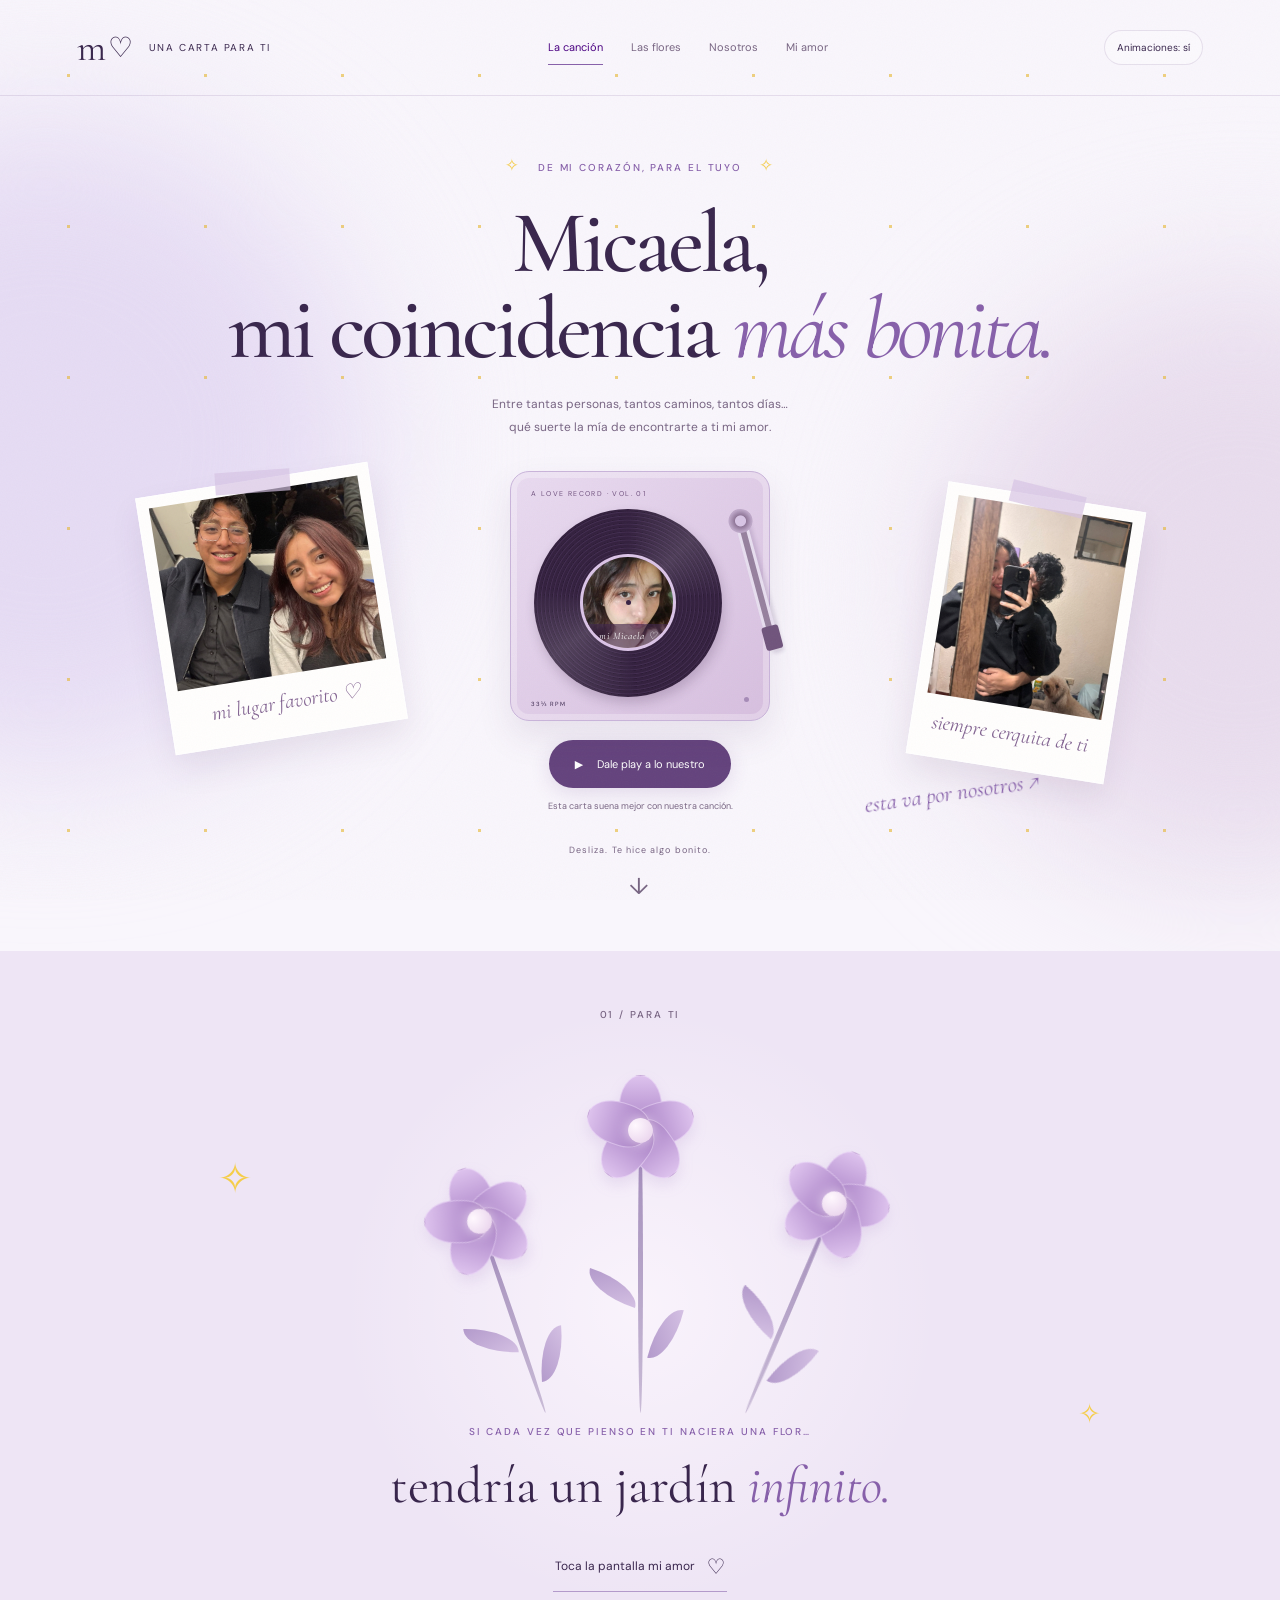
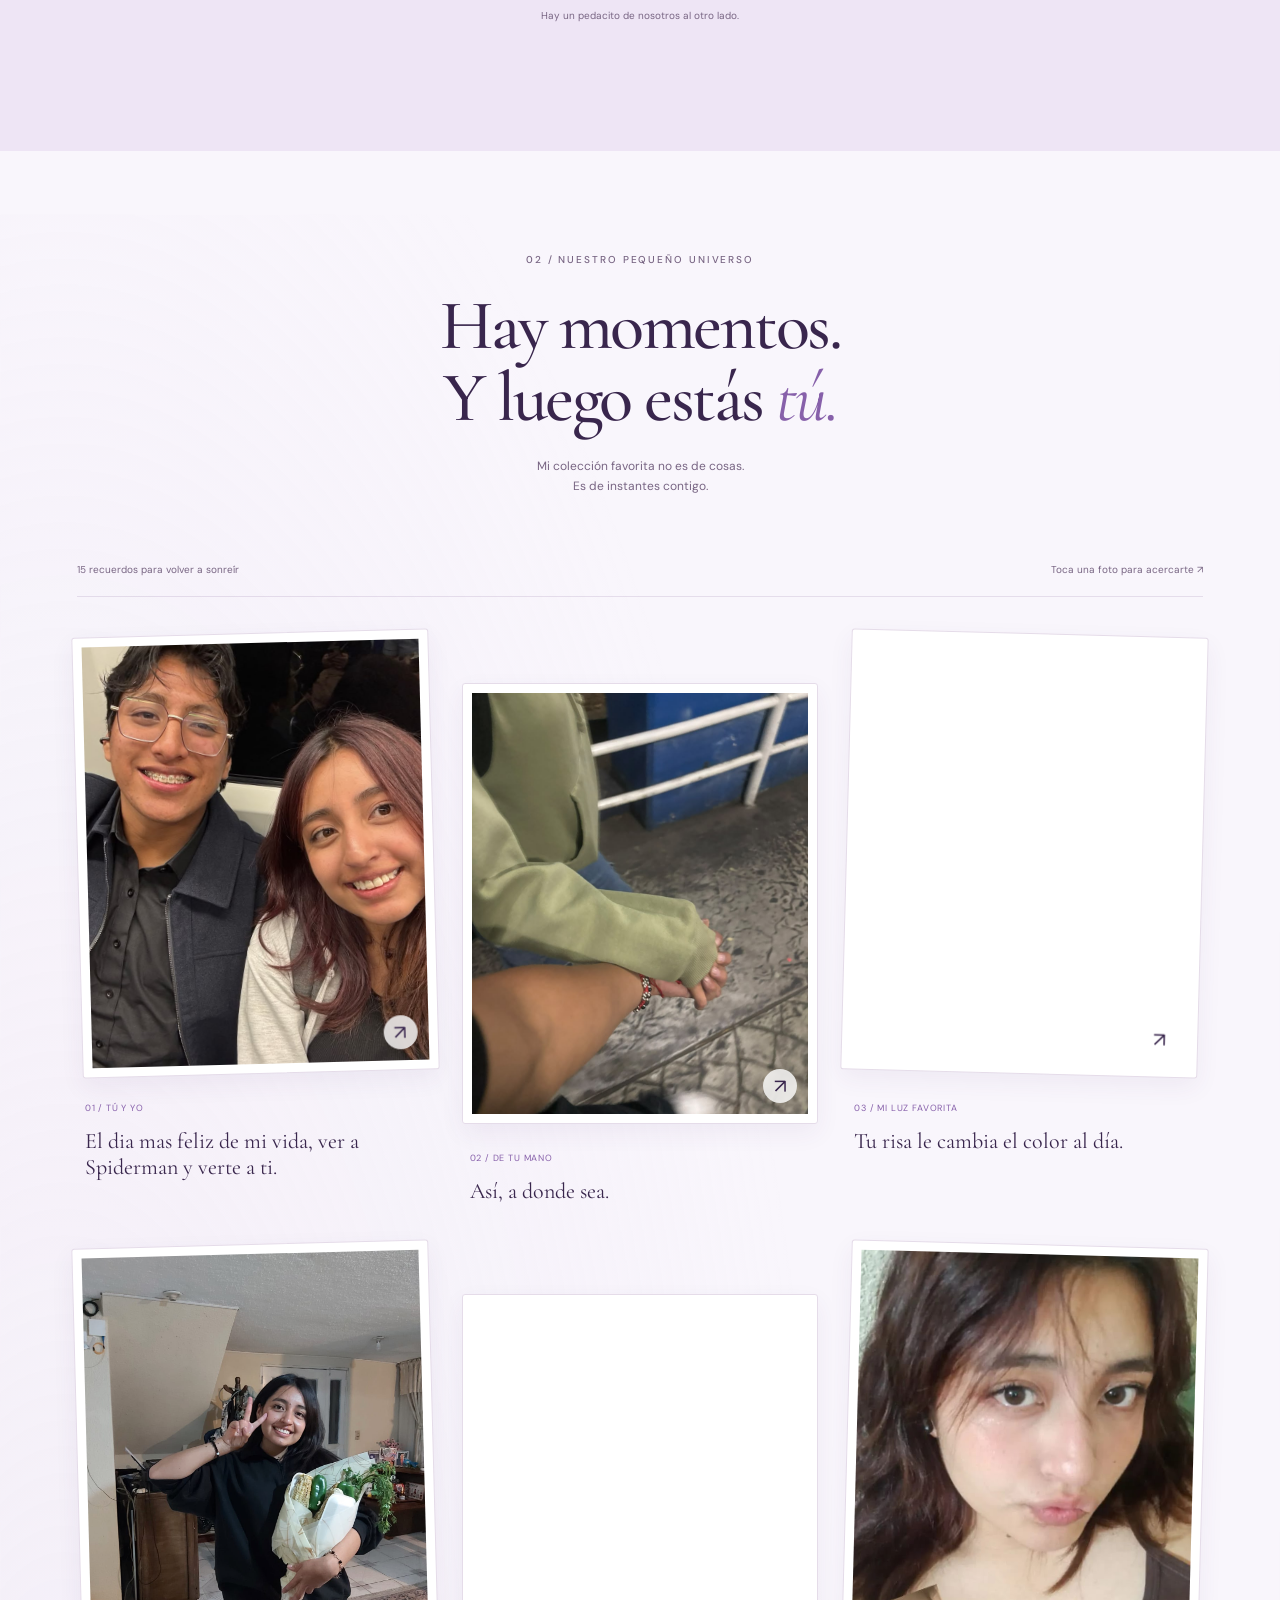
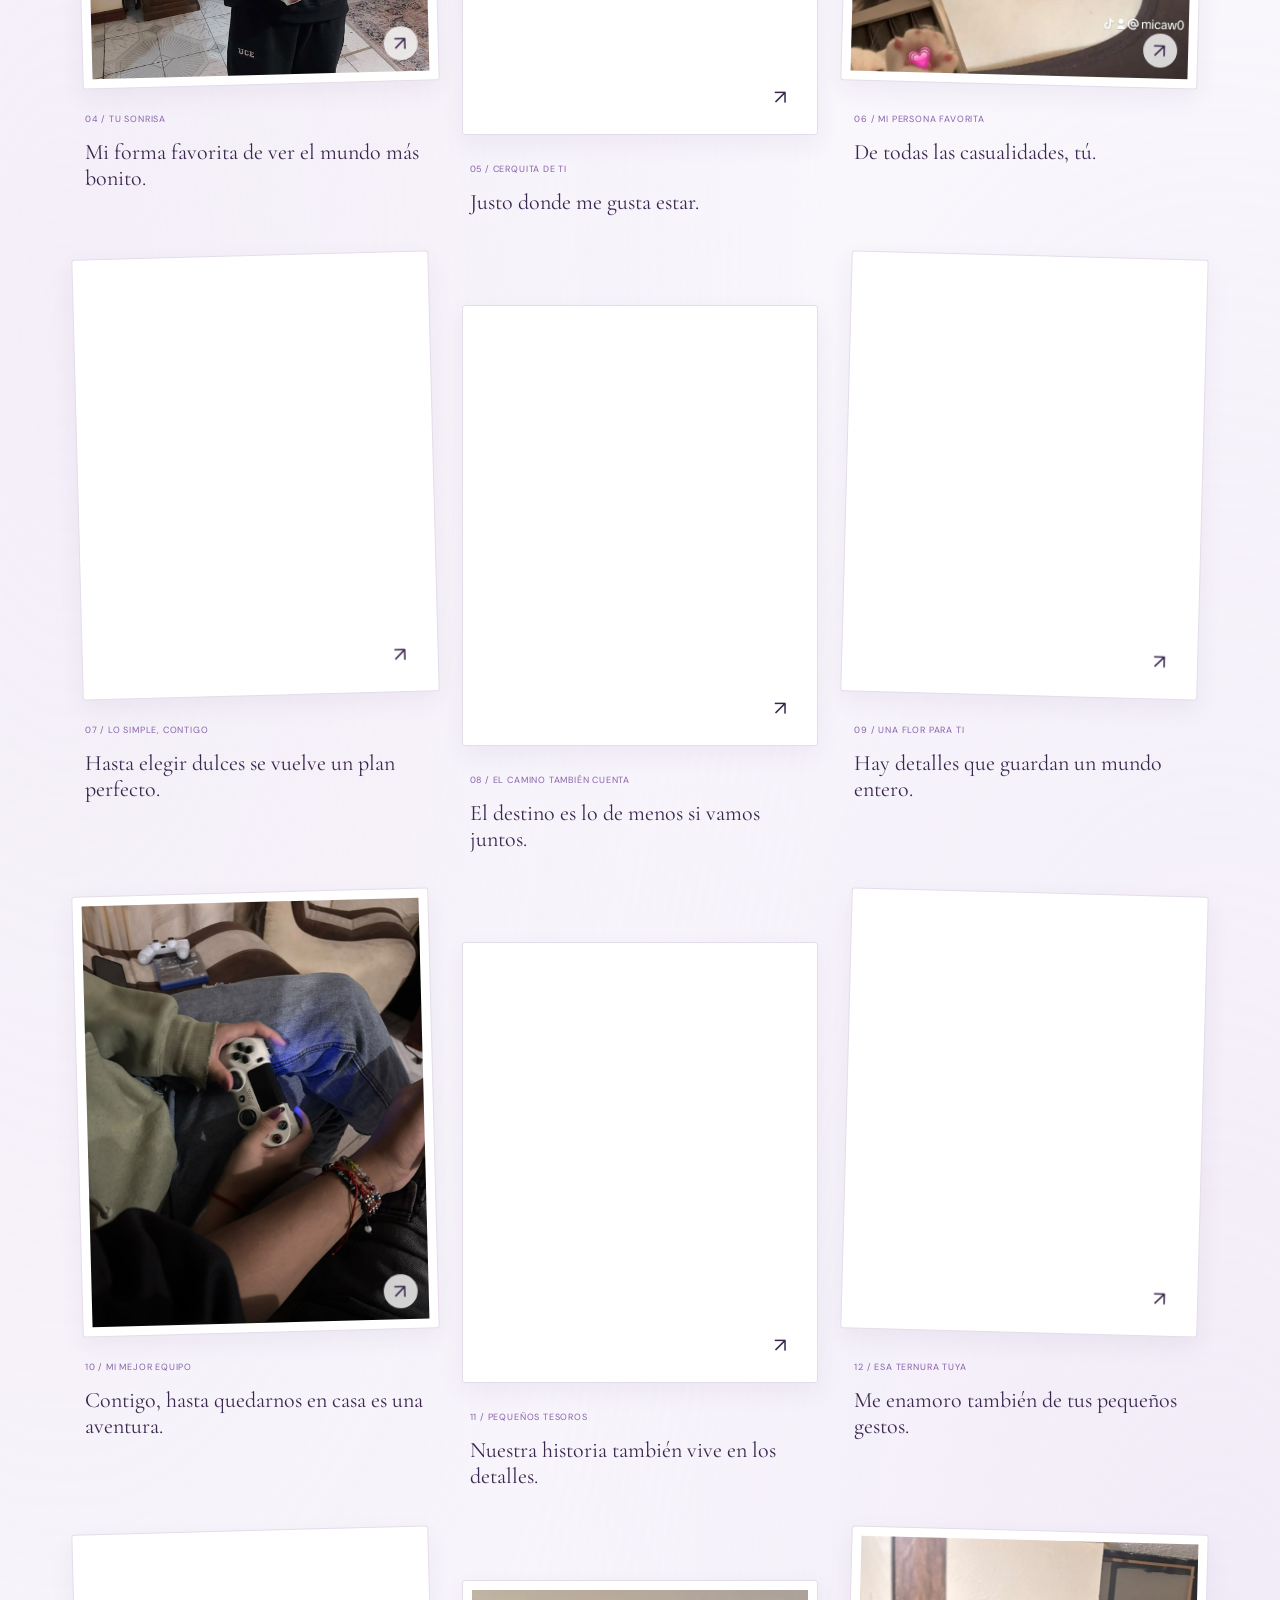
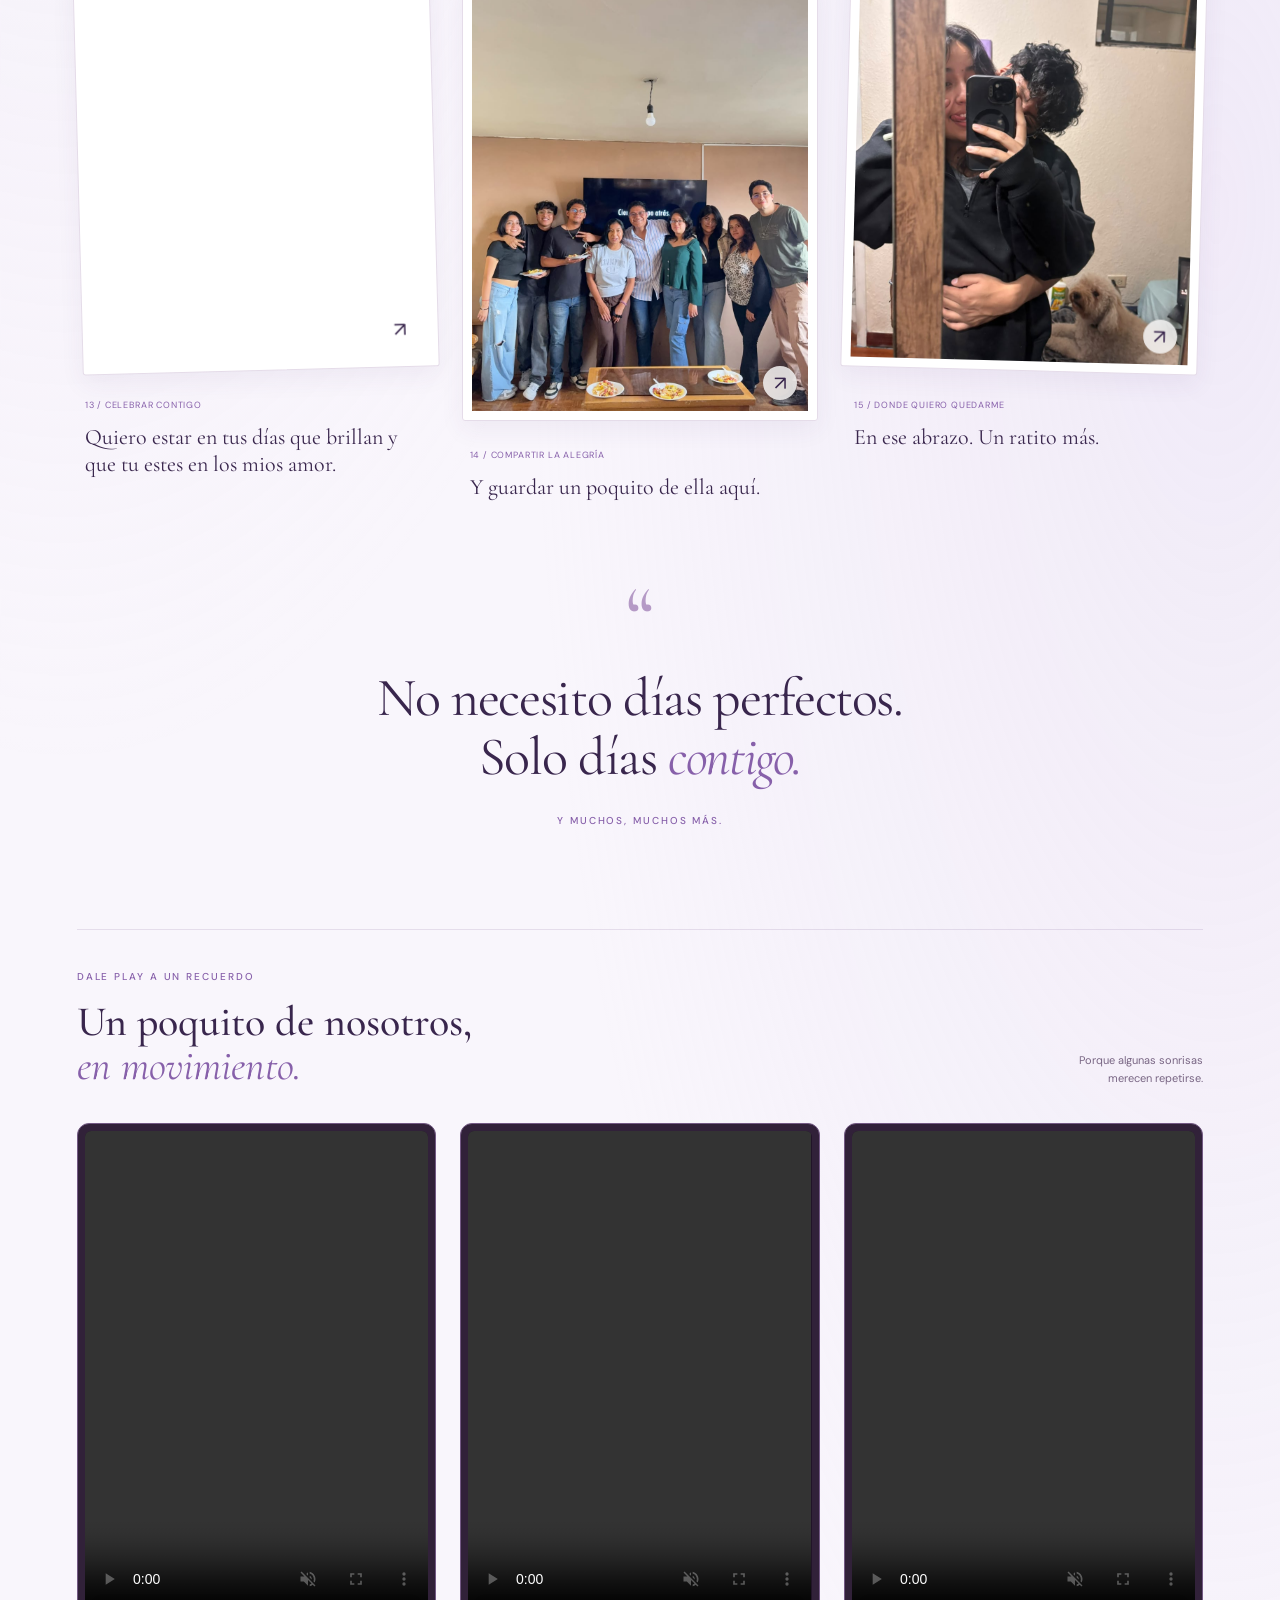
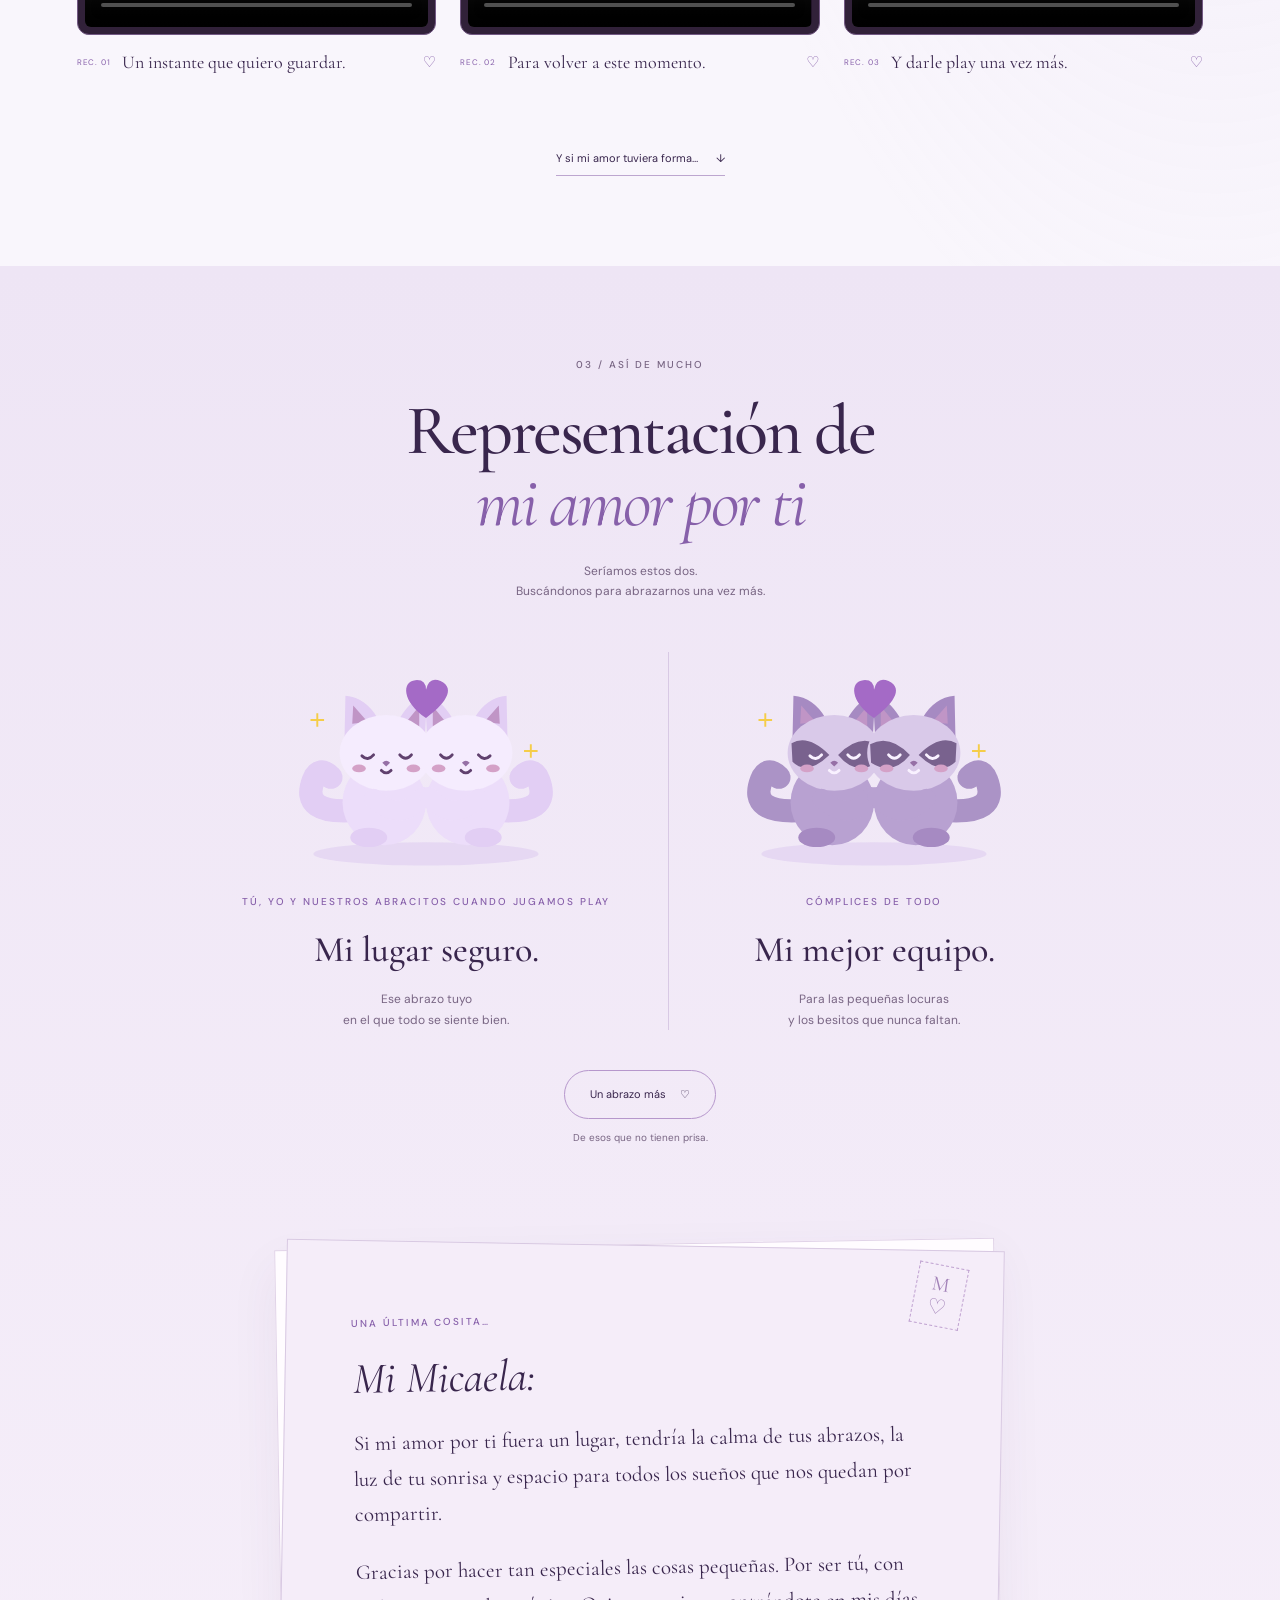
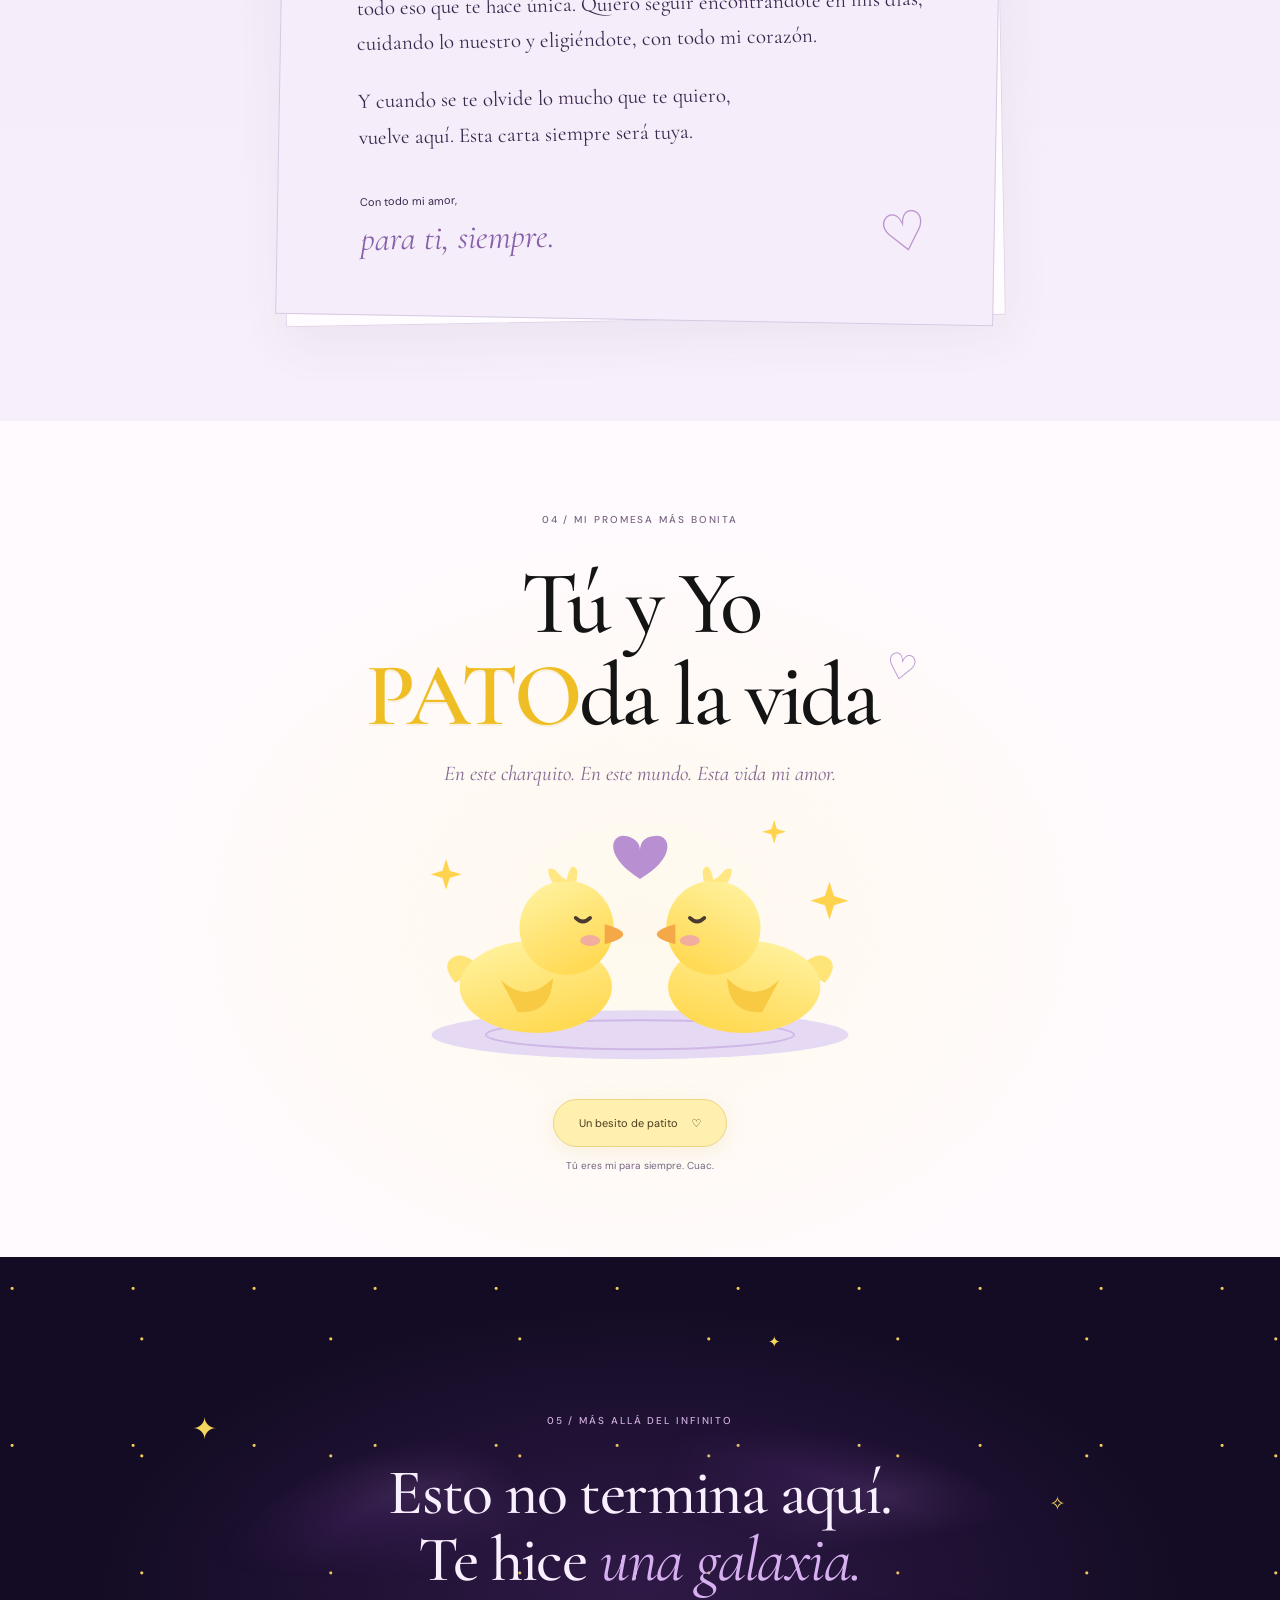
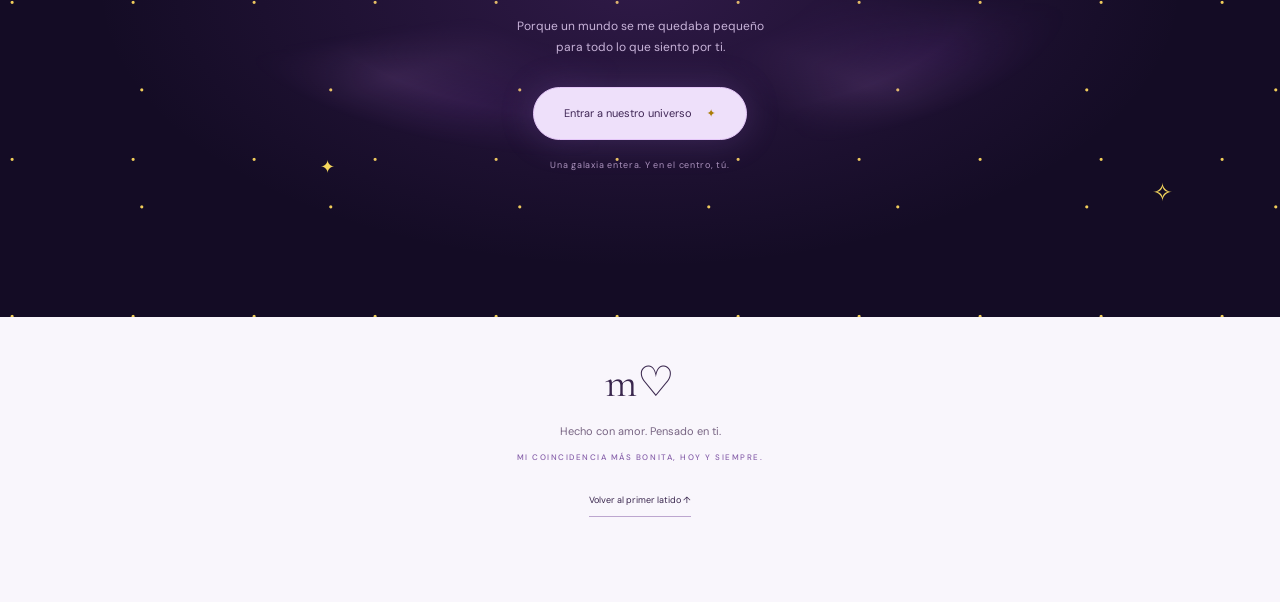
<file: index.html>
<!DOCTYPE html>
<html lang="es">
<head>
  <meta charset="UTF-8">
  <meta name="viewport" content="width=device-width, initial-scale=1.0">
  <meta name="theme-color" content="#f4eefb">
  <meta name="referrer" content="strict-origin-when-cross-origin">
  <meta name="description" content="Una canción, mil recuerdos y una carta de amor. Un pequeño universo hecho para Micaela.">
  <title>Para Micaela · Mi coincidencia más bonita</title>
  <link rel="icon" href="data:image/svg+xml,%3Csvg xmlns='http://www.w3.org/2000/svg' viewBox='0 0 64 64'%3E%3Ctext y='52' font-size='54'%3E💜%3C/text%3E%3C/svg%3E">
  <link rel="stylesheet" href="css/style.css">
  <script src="js/main.js" defer></script>
</head>
<body>
  <a class="skip-link" href="#contenido">Saltar a la carta</a>
  <div class="reading-progress" aria-hidden="true"><span id="progreso"></span></div>
  <div class="ambient" aria-hidden="true"><span class="ambient__glow ambient__glow--one"></span><span class="ambient__glow ambient__glow--two"></span><div class="ambient__stars"></div></div>

  <header class="site-header">
    <a class="wordmark" href="#inicio" aria-label="Para Micaela, volver al inicio">m<span>♡</span><span class="wordmark__caption">una carta para ti</span></a>
    <nav class="chapter-nav" aria-label="Capítulos de nuestra carta"><a href="#inicio" aria-current="location">La canción</a><a href="#flores">Las flores</a><a href="#recuerdos">Nosotros</a><a href="#amor">Mi amor</a></nav>
    <button class="motion-toggle" id="control-animacion" type="button" aria-pressed="false" hidden>Animaciones: sí</button>
  </header>

  <main id="contenido">
    <section class="hero section" id="inicio" aria-labelledby="titulo-inicio">
      <div class="hero__intro" data-reveal>
        <p class="eyebrow"><span aria-hidden="true">✧</span> De mi corazón, para el tuyo <span aria-hidden="true">✧</span></p>
        <h1 id="titulo-inicio">Micaela,<br>mi coincidencia <em>más bonita.</em></h1>
        <p class="hero__description">Entre tantas personas, tantos caminos, tantos días…<br>qué suerte la mía de encontrarte a ti mi amor.</p>
      </div>
      <div class="hero__scene">
        <figure class="hero-photo hero-photo--left" data-parallax="0.045"><div class="hero-photo__paper"><img src="Micaela%20Resource/img/recuerdo-05.jpeg" alt="Los dos, sonriendo juntos." width="1280" height="960" fetchpriority="high"><figcaption>mi lugar favorito ♡</figcaption></div></figure>
        <div class="record-player" id="reproductor" data-state="paused">
          <button class="turntable" id="boton-vinilo" type="button" aria-label="Reproducir o pausar nuestra canción" aria-controls="musica"><span class="turntable__caption">A LOVE RECORD · VOL. 01</span><div class="vinyl" id="vinilo"><div class="vinyl__label vinyl__label--portrait"><img src="Micaela%20Resource/img/recuerdo-04.jpeg" alt="" width="720" height="1280"><span aria-hidden="true">mi Micaela ♡</span></div><span class="vinyl__spindle"></span></div><div class="tonearm"><span></span></div><span class="turntable__light"></span><span class="turntable__rpm">33⅓ RPM</span></button>
          <button class="button button--primary" id="boton-musica" type="button" aria-controls="musica" aria-describedby="estado-musica"><span data-music-icon aria-hidden="true">▶</span><span data-music-label>Dale play a lo nuestro</span></button>
          <p id="estado-musica" class="record-player__status" role="status">Esta carta suena mejor con nuestra canción.</p>
        </div>
        <figure class="hero-photo hero-photo--right" data-parallax="0.07"><div class="hero-photo__paper"><img src="Micaela%20Resource/img/recuerdo-15.jpeg" alt="Un abrazo de los dos frente al espejo." width="960" height="1280"><figcaption>siempre cerquita de ti</figcaption></div></figure>
        <span class="handwritten hero__note" aria-hidden="true">esta va por nosotros ↗</span>
      </div>
      <a class="scroll-cue" href="#flores"><span>Desliza. Te hice algo bonito.</span><span aria-hidden="true">↓</span></a>
    </section>

    <div class="music-source" aria-hidden="true"><audio id="musica" preload="none"><source src="audio/Si te vieras - José y el Toro Ft Daniel, Me Estás Matando (1).mp3" type="audio/mpeg"></audio></div>

    <section class="flower-section section" id="flores" aria-labelledby="titulo-flores">
      <span class="chapter-number">01 / PARA TI</span>
      <div class="flower-section__halo" aria-hidden="true"></div>
      <div class="flower-garden" aria-hidden="true"><div class="flower flower--left"><div class="flower__stem"><i class="flower__leaf flower__leaf--left"></i><i class="flower__leaf flower__leaf--right"></i></div><div class="flower__bloom"><i class="flower__petal"></i><i class="flower__petal"></i><i class="flower__petal"></i><i class="flower__petal"></i><i class="flower__petal"></i><i class="flower__center"></i></div></div><div class="flower flower--center"><div class="flower__stem"><i class="flower__leaf flower__leaf--left"></i><i class="flower__leaf flower__leaf--right"></i></div><div class="flower__bloom"><i class="flower__petal"></i><i class="flower__petal"></i><i class="flower__petal"></i><i class="flower__petal"></i><i class="flower__petal"></i><i class="flower__center"></i></div></div><div class="flower flower--right"><div class="flower__stem"><i class="flower__leaf flower__leaf--left"></i><i class="flower__leaf flower__leaf--right"></i></div><div class="flower__bloom"><i class="flower__petal"></i><i class="flower__petal"></i><i class="flower__petal"></i><i class="flower__petal"></i><i class="flower__petal"></i><i class="flower__center"></i></div></div></div>
      <div class="flower-section__message" data-reveal><p class="eyebrow">Si cada vez que pienso en ti naciera una flor…</p><p class="flower-section__poem">tendría un jardín <em>infinito.</em></p><h2 id="titulo-flores"><a class="flower-trigger" id="abrir-recuerdos" href="#recuerdos">Toca la pantalla mi amor <span aria-hidden="true">♡</span></a></h2><p class="small-note">Hay un pedacito de nosotros al otro lado.</p></div>
    </section>

    <section class="memories section" id="recuerdos" aria-labelledby="titulo-recuerdos">
      <div class="memories__background" data-parallax="0.025" aria-hidden="true"></div>
      <header class="section-heading" data-reveal><span class="chapter-number">02 / NUESTRO PEQUEÑO UNIVERSO</span><h2 id="titulo-recuerdos" tabindex="-1">Hay momentos.<br>Y luego estás <em>tú.</em></h2><p>Mi colección favorita no es de cosas.<br>Es de instantes contigo.</p></header>
      <div class="gallery-intro"><span>15 recuerdos para volver a sonreír</span><span>Toca una foto para acercarte <span aria-hidden="true">↗</span></span></div>
      <div class="memory-gallery">
          <figure class="memory-card" data-reveal>
            <button class="memory-card__open" type="button" data-photo="5" aria-label="Ampliar: Tú y yo">
              <img src="Micaela%20Resource/img/recuerdo-05.jpeg" alt="Los dos sonriendo juntos para una foto." width="1280" height="960" loading="lazy" decoding="async">
              <span class="memory-card__expand" aria-hidden="true">↗</span>
            </button>
            <figcaption><span class="memory-card__number">01 / Tú y yo</span><p>El dia mas feliz de mi vida, ver a Spiderman y verte a ti.</p></figcaption>
          </figure>

          <figure class="memory-card" data-reveal>
            <button class="memory-card__open" type="button" data-photo="6" aria-label="Ampliar: De tu mano">
              <img src="Micaela%20Resource/img/recuerdo-06.jpeg" alt="Nuestras manos tomadas durante un paseo." width="960" height="1280" loading="lazy" decoding="async">
              <span class="memory-card__expand" aria-hidden="true">↗</span>
            </button>
            <figcaption><span class="memory-card__number">02 / De tu mano</span><p>Así, a donde sea.</p></figcaption>
          </figure>

          <figure class="memory-card" data-reveal>
            <button class="memory-card__open" type="button" data-photo="7" aria-label="Ampliar: Mi luz favorita">
              <img src="Micaela%20Resource/img/recuerdo-07.jpeg" alt="Tu sonrisa durante un paseo al aire libre." width="960" height="1280" loading="lazy" decoding="async">
              <span class="memory-card__expand" aria-hidden="true">↗</span>
            </button>
            <figcaption><span class="memory-card__number">03 / Mi luz favorita</span><p>Tu risa le cambia el color al día.</p></figcaption>
          </figure>

          <figure class="memory-card" data-reveal>
            <button class="memory-card__open" type="button" data-photo="1" aria-label="Ampliar: Tu sonrisa">
              <img src="Micaela%20Resource/img/recuerdo-01.jpeg" alt="Sonriendo con un ramo entre tus brazos." width="1200" height="1600" loading="lazy" decoding="async">
              <span class="memory-card__expand" aria-hidden="true">↗</span>
            </button>
            <figcaption><span class="memory-card__number">04 / Tu sonrisa</span><p>Mi forma favorita de ver el mundo más bonito.</p></figcaption>
          </figure>

          <figure class="memory-card" data-reveal>
            <button class="memory-card__open" type="button" data-photo="9" aria-label="Ampliar: Cerquita de ti">
              <img src="Micaela%20Resource/img/recuerdo-09.jpeg" alt="Una selfie de los dos, muy cerquita." width="960" height="1280" loading="lazy" decoding="async">
              <span class="memory-card__expand" aria-hidden="true">↗</span>
            </button>
            <figcaption><span class="memory-card__number">05 / Cerquita de ti</span><p>Justo donde me gusta estar.</p></figcaption>
          </figure>

          <figure class="memory-card" data-reveal>
            <button class="memory-card__open" type="button" data-photo="4" aria-label="Ampliar: Mi persona favorita">
              <img src="Micaela%20Resource/img/recuerdo-04.jpeg" alt="Un retrato tuyo mirando a la cámara." width="720" height="1280" loading="lazy" decoding="async">
              <span class="memory-card__expand" aria-hidden="true">↗</span>
            </button>
            <figcaption><span class="memory-card__number">06 / Mi persona favorita</span><p>De todas las casualidades, tú.</p></figcaption>
          </figure>

          <figure class="memory-card" data-reveal>
            <button class="memory-card__open" type="button" data-photo="2" aria-label="Ampliar: Lo simple, contigo">
              <img src="Micaela%20Resource/img/recuerdo-02.jpeg" alt="Mirando dulces en el pasillo de una tienda." width="960" height="1280" loading="lazy" decoding="async">
              <span class="memory-card__expand" aria-hidden="true">↗</span>
            </button>
            <figcaption><span class="memory-card__number">07 / Lo simple, contigo</span><p>Hasta elegir dulces se vuelve un plan perfecto.</p></figcaption>
          </figure>

          <figure class="memory-card" data-reveal>
            <button class="memory-card__open" type="button" data-photo="8" aria-label="Ampliar: El camino también cuenta">
              <img src="Micaela%20Resource/img/recuerdo-08.jpeg" alt="Nuestro reflejo en la ventana del transporte." width="960" height="1280" loading="lazy" decoding="async">
              <span class="memory-card__expand" aria-hidden="true">↗</span>
            </button>
            <figcaption><span class="memory-card__number">08 / El camino también cuenta</span><p>El destino es lo de menos si vamos juntos.</p></figcaption>
          </figure>

          <figure class="memory-card" data-reveal>
            <button class="memory-card__open" type="button" data-photo="10" aria-label="Ampliar: Una flor para ti">
              <img src="Micaela%20Resource/img/recuerdo-10.jpeg" alt="Una pequeña flor morada frente a una tienda de adornos." width="960" height="1280" loading="lazy" decoding="async">
              <span class="memory-card__expand" aria-hidden="true">↗</span>
            </button>
            <figcaption><span class="memory-card__number">09 / Una flor para ti</span><p>Hay detalles que guardan un mundo entero.</p></figcaption>
          </figure>

          <figure class="memory-card" data-reveal>
            <button class="memory-card__open" type="button" data-photo="12" aria-label="Ampliar: Mi mejor equipo">
              <img src="Micaela%20Resource/img/recuerdo-12.jpeg" alt="Un momento juntos jugando con un control de videojuegos." width="960" height="1280" loading="lazy" decoding="async">
              <span class="memory-card__expand" aria-hidden="true">↗</span>
            </button>
            <figcaption><span class="memory-card__number">10 / Mi mejor equipo</span><p>Contigo, hasta quedarnos en casa es una aventura.</p></figcaption>
          </figure>

          <figure class="memory-card" data-reveal>
            <button class="memory-card__open" type="button" data-photo="11" aria-label="Ampliar: Pequeños tesoros">
              <img src="Micaela%20Resource/img/recuerdo-11.jpeg" alt="Un objeto artesanal verde con estrellas y pequeños adornos." width="960" height="1280" loading="lazy" decoding="async">
              <span class="memory-card__expand" aria-hidden="true">↗</span>
            </button>
            <figcaption><span class="memory-card__number">11 / Pequeños tesoros</span><p>Nuestra historia también vive en los detalles.</p></figcaption>
          </figure>

          <figure class="memory-card" data-reveal>
            <button class="memory-card__open" type="button" data-photo="3" aria-label="Ampliar: Esa ternura tuya">
              <img src="Micaela%20Resource/img/recuerdo-03.jpeg" alt="Acercando la mano a un gatito junto a una silla." width="960" height="1280" loading="lazy" decoding="async">
              <span class="memory-card__expand" aria-hidden="true">↗</span>
            </button>
            <figcaption><span class="memory-card__number">12 / Esa ternura tuya</span><p>Me enamoro también de tus pequeños gestos.</p></figcaption>
          </figure>

          <figure class="memory-card" data-reveal>
            <button class="memory-card__open" type="button" data-photo="13" aria-label="Ampliar: Celebrar contigo">
              <img src="Micaela%20Resource/img/recuerdo-13.jpeg" alt="Un collage de recuerdos juntos en una graduación." width="900" height="1600" loading="lazy" decoding="async">
              <span class="memory-card__expand" aria-hidden="true">↗</span>
            </button>
            <figcaption><span class="memory-card__number">13 / Celebrar contigo</span><p>Quiero estar en tus días que brillan y que tu estes en los mios amor.</p></figcaption>
          </figure>

          <figure class="memory-card" data-reveal>
            <button class="memory-card__open" type="button" data-photo="14" aria-label="Ampliar: Compartir la alegría">
              <img src="Micaela%20Resource/img/recuerdo-14.jpeg" alt="Una foto de grupo alrededor de una mesa." width="960" height="1280" loading="lazy" decoding="async">
              <span class="memory-card__expand" aria-hidden="true">↗</span>
            </button>
            <figcaption><span class="memory-card__number">14 / Compartir la alegría</span><p>Y guardar un poquito de ella aquí.</p></figcaption>
          </figure>

          <figure class="memory-card" data-reveal>
            <button class="memory-card__open" type="button" data-photo="15" aria-label="Ampliar: Donde quiero quedarme">
              <img src="Micaela%20Resource/img/recuerdo-15.jpeg" alt="Los dos abrazados frente al espejo, con un perrito cerca." width="960" height="1280" loading="lazy" decoding="async">
              <span class="memory-card__expand" aria-hidden="true">↗</span>
            </button>
            <figcaption><span class="memory-card__number">15 / Donde quiero quedarme</span><p>En ese abrazo. Un ratito más.</p></figcaption>
          </figure>
      </div>
      <blockquote class="memory-quote" data-reveal><span aria-hidden="true">“</span><p>No necesito días perfectos.<br>Solo días <em>contigo.</em></p><span class="eyebrow">Y muchos, muchos más.</span></blockquote>
      <div class="film-heading" data-reveal><div><p class="eyebrow">Dale play a un recuerdo</p><h3>Un poquito de nosotros,<br><em>en movimiento.</em></h3></div><p>Porque algunas sonrisas<br>merecen repetirse.</p></div>
      <div class="film-gallery">
        <figure class="memory-film" data-reveal><div class="memory-film__screen"><video id="video-recuerdo-1" controls muted playsinline preload="metadata" aria-label="Nuestro video 1"><source src="Micaela%20Resource/video/recuerdo-01.mp4" type="video/mp4"><a href="Micaela%20Resource/video/recuerdo-01.mp4">Abrir nuestro video 1</a></video></div><figcaption><span>REC. 01</span><p>Un instante que quiero guardar.</p><span aria-hidden="true">♡</span></figcaption></figure>
        <figure class="memory-film" data-reveal><div class="memory-film__screen"><video id="video-recuerdo-2" controls muted playsinline preload="metadata" aria-label="Nuestro video 2"><source src="Micaela%20Resource/video/recuerdo-02.mp4" type="video/mp4"><a href="Micaela%20Resource/video/recuerdo-02.mp4">Abrir nuestro video 2</a></video></div><figcaption><span>REC. 02</span><p>Para volver a este momento.</p><span aria-hidden="true">♡</span></figcaption></figure>
        <figure class="memory-film" data-reveal><div class="memory-film__screen"><video id="video-recuerdo-3" controls muted playsinline preload="metadata" aria-label="Nuestro video 3"><source src="Micaela%20Resource/video/recuerdo-03.mp4" type="video/mp4"><a href="Micaela%20Resource/video/recuerdo-03.mp4">Abrir nuestro video 3</a></video></div><figcaption><span>REC. 03</span><p>Y darle play una vez más.</p><span aria-hidden="true">♡</span></figcaption></figure>
      </div>
      <a class="text-link" href="#amor">Y si mi amor tuviera forma… <span aria-hidden="true">↓</span></a>
    </section>

    <section class="love-section section" id="amor" aria-labelledby="titulo-amor">
      <header class="section-heading" data-reveal><span class="chapter-number">03 / ASÍ DE MUCHO</span><h2 id="titulo-amor">Representación de<br><em>mi amor por ti</em></h2><p>Seríamos estos dos.<br>Buscándonos para abrazarnos una vez más.</p></header>
      <div class="cuddle-gallery">
        <figure class="cuddle-card" data-reveal><div class="cuddle-card__animation" id="gatitos"><svg class="cuddle-art" viewBox="0 0 340 240" role="img" aria-label="Dos gatitos abrazándose"><ellipse cx="170" cy="208" rx="116" ry="12" fill="#d8c4ed" opacity=".45"/><g class="cuddle-friend cuddle-friend--left">
<path class="pet-tail" d="M98 163 Q40 168 54 132 Q60 117 72 129" fill="none" stroke="#e2cef4" stroke-width="24" stroke-linecap="round"/>
<ellipse cx="127" cy="155" rx="43" ry="44" fill="#ecddfa"/>
<path d="M86 92 L87 45 Q108 47 120 68 L143 68 Q158 44 171 48 L168 102Z" fill="#e2cef4"/>
<path d="M94 74 L95 55 L110 72 M149 73 L163 56 L163 78" fill="#c095c6"/>
<ellipse cx="129" cy="104" rx="48" ry="39" fill="#f5ecfe"/>

<g fill="none" stroke="#60416e" stroke-width="3" stroke-linecap="round"><path d="M104 107 Q110 113 116 106 M143 106 Q149 113 155 106"/><path d="M124 122 Q129 127 134 122"/></g>
<path d="M125 114 Q129 110 133 114 L129 118Z" fill="#9670a6"/>
<ellipse cx="101" cy="120" rx="7" ry="4" fill="#d4a1c7"/><ellipse cx="157" cy="120" rx="7" ry="4" fill="#d4a1c7"/>
<path d="M116 151 Q143 177 167 149" fill="none" stroke="#ecddfa" stroke-width="20" stroke-linecap="round"/>
<ellipse cx="111" cy="191" rx="19" ry="10" fill="#e2cef4"/>
</g><g class="cuddle-friend cuddle-friend--right"><g transform="translate(340 0) scale(-1 1)">
<path class="pet-tail" d="M98 163 Q40 168 54 132 Q60 117 72 129" fill="none" stroke="#e2cef4" stroke-width="24" stroke-linecap="round"/>
<ellipse cx="127" cy="155" rx="43" ry="44" fill="#ecddfa"/>
<path d="M86 92 L87 45 Q108 47 120 68 L143 68 Q158 44 171 48 L168 102Z" fill="#e2cef4"/>
<path d="M94 74 L95 55 L110 72 M149 73 L163 56 L163 78" fill="#c095c6"/>
<ellipse cx="129" cy="104" rx="48" ry="39" fill="#f5ecfe"/>

<g fill="none" stroke="#60416e" stroke-width="3" stroke-linecap="round"><path d="M104 107 Q110 113 116 106 M143 106 Q149 113 155 106"/><path d="M124 122 Q129 127 134 122"/></g>
<path d="M125 114 Q129 110 133 114 L129 118Z" fill="#9670a6"/>
<ellipse cx="101" cy="120" rx="7" ry="4" fill="#d4a1c7"/><ellipse cx="157" cy="120" rx="7" ry="4" fill="#d4a1c7"/>
<path d="M116 151 Q143 177 167 149" fill="none" stroke="#ecddfa" stroke-width="20" stroke-linecap="round"/>
<ellipse cx="111" cy="191" rx="19" ry="10" fill="#e2cef4"/>
</g></g><path class="pet-heart" d="M170 68 C145 51 145 30 159 29 Q170 28 170 39 Q173 25 185 30 C202 38 188 55 170 68" fill="#a46ac6"/><path class="pet-spark pet-spark--one" d="M58 63v14m-7-7h14" stroke="#b38bcd" stroke-width="2"/><path class="pet-spark pet-spark--two" d="M278 95v14m-7-7h14" stroke="#b38bcd" stroke-width="2"/></svg></div><figcaption><span class="eyebrow">Tú, yo y nuestros abracitos cuando jugamos play</span><h3>Mi lugar seguro.</h3><p>Ese abrazo tuyo<br>en el que todo se siente bien.</p></figcaption></figure>
        <figure class="cuddle-card" data-reveal><div class="cuddle-card__animation" id="mapaches"><svg class="cuddle-art" viewBox="0 0 340 240" role="img" aria-label="Dos mapaches abrazándose"><ellipse cx="170" cy="208" rx="116" ry="12" fill="#d8c4ed" opacity=".45"/><g class="cuddle-friend cuddle-friend--left">
<path class="pet-tail" d="M98 163 Q40 168 54 132 Q60 117 72 129" fill="none" stroke="#ab93c6" stroke-width="24" stroke-linecap="round"/>
<ellipse cx="127" cy="155" rx="43" ry="44" fill="#b8a1d1"/>
<path d="M86 92 L87 45 Q108 47 120 68 L143 68 Q158 44 171 48 L168 102Z" fill="#a68ac2"/>
<path d="M94 74 L95 55 L110 72 M149 73 L163 56 L163 78" fill="#c095c6"/>
<ellipse cx="129" cy="104" rx="48" ry="39" fill="#d9c9e9"/>
<path d="M85 94 Q102 84 124 106 Q101 128 86 113Z M133 106 Q154 84 174 95 L173 114 Q151 128 133 106" fill="#79628e"/>
<g fill="none" stroke="#f9f1ff" stroke-width="3" stroke-linecap="round"><path d="M104 107 Q110 113 116 106 M143 106 Q149 113 155 106"/><path d="M124 122 Q129 127 134 122"/></g>
<path d="M125 114 Q129 110 133 114 L129 118Z" fill="#9670a6"/>
<ellipse cx="101" cy="120" rx="7" ry="4" fill="#d4a1c7"/><ellipse cx="157" cy="120" rx="7" ry="4" fill="#d4a1c7"/>
<path d="M116 151 Q143 177 167 149" fill="none" stroke="#b8a1d1" stroke-width="20" stroke-linecap="round"/>
<ellipse cx="111" cy="191" rx="19" ry="10" fill="#a68ac2"/>
</g><g class="cuddle-friend cuddle-friend--right"><g transform="translate(340 0) scale(-1 1)">
<path class="pet-tail" d="M98 163 Q40 168 54 132 Q60 117 72 129" fill="none" stroke="#ab93c6" stroke-width="24" stroke-linecap="round"/>
<ellipse cx="127" cy="155" rx="43" ry="44" fill="#b8a1d1"/>
<path d="M86 92 L87 45 Q108 47 120 68 L143 68 Q158 44 171 48 L168 102Z" fill="#a68ac2"/>
<path d="M94 74 L95 55 L110 72 M149 73 L163 56 L163 78" fill="#c095c6"/>
<ellipse cx="129" cy="104" rx="48" ry="39" fill="#d9c9e9"/>
<path d="M85 94 Q102 84 124 106 Q101 128 86 113Z M133 106 Q154 84 174 95 L173 114 Q151 128 133 106" fill="#79628e"/>
<g fill="none" stroke="#f9f1ff" stroke-width="3" stroke-linecap="round"><path d="M104 107 Q110 113 116 106 M143 106 Q149 113 155 106"/><path d="M124 122 Q129 127 134 122"/></g>
<path d="M125 114 Q129 110 133 114 L129 118Z" fill="#9670a6"/>
<ellipse cx="101" cy="120" rx="7" ry="4" fill="#d4a1c7"/><ellipse cx="157" cy="120" rx="7" ry="4" fill="#d4a1c7"/>
<path d="M116 151 Q143 177 167 149" fill="none" stroke="#b8a1d1" stroke-width="20" stroke-linecap="round"/>
<ellipse cx="111" cy="191" rx="19" ry="10" fill="#a68ac2"/>
</g></g><path class="pet-heart" d="M170 68 C145 51 145 30 159 29 Q170 28 170 39 Q173 25 185 30 C202 38 188 55 170 68" fill="#a46ac6"/><path class="pet-spark pet-spark--one" d="M58 63v14m-7-7h14" stroke="#b38bcd" stroke-width="2"/><path class="pet-spark pet-spark--two" d="M278 95v14m-7-7h14" stroke="#b38bcd" stroke-width="2"/></svg></div><figcaption><span class="eyebrow">Cómplices de todo</span><h3>Mi mejor equipo.</h3><p>Para las pequeñas locuras<br>y los besitos que nunca faltan.</p></figcaption></figure>
      </div>
      <button class="button button--outline" id="boton-abrazo" type="button">Un abrazo más <span aria-hidden="true">♡</span></button>
      <p class="hug-status" id="estado-abrazo" role="status">De esos que no tienen prisa.</p>
      <article class="love-letter" data-reveal aria-label="Mi carta de amor para Micaela">
        <span class="love-letter__stamp" aria-hidden="true">M<br>♡</span><p class="eyebrow">Una última cosita…</p><h3>Mi Micaela:</h3>
        <p>Si mi amor por ti fuera un lugar, tendría la calma de tus abrazos, la luz de tu sonrisa y espacio para todos los sueños que nos quedan por compartir.</p>
        <p>Gracias por hacer tan especiales las cosas pequeñas. Por ser tú, con todo eso que te hace única. Quiero seguir encontrándote en mis días, cuidando lo nuestro y eligiéndote, con todo mi corazón.</p>
        <p>Y cuando se te olvide lo mucho que te quiero,<br>vuelve aquí. Esta carta siempre será tuya.</p>
        <p class="love-letter__signature">Con todo mi amor,<br><em>para ti, siempre.</em><span aria-hidden="true">♡</span></p>
      </article>
    </section>
    <section class="duck-section section" id="patitos" aria-labelledby="titulo-patitos">
      <span class="chapter-number">04 / MI PROMESA MÁS BONITA</span>
      <h2 id="titulo-patitos" data-reveal>Tú y Yo<br><span class="duck-word">PATO</span>da la vida<span class="duck-title-heart" aria-hidden="true">♡</span></h2>
      <p class="duck-subtitle">En este charquito. En este mundo. Esta vida mi amor.</p>
      <div class="duck-scene" data-reveal><svg class="duck-art" viewBox="0 0 640 340" role="img" aria-label="Dos patitos amarillos se acercan para darse un beso">
<defs><linearGradient id="duck-feather" x2=".5" y2="1"><stop stop-color="#fff4a5"/><stop offset="1" stop-color="#ffda55"/></linearGradient></defs>
<ellipse class="duck-ripple" cx="320" cy="280" rx="230" ry="27" fill="#e5d9f4"/><ellipse cx="320" cy="280" rx="170" ry="16" fill="none" stroke="#cfb8e5" stroke-width="2"/>
<g class="duck duck--left"><path d="M116 223 Q98 200 117 193 Q130 190 143 206" fill="#ffe478"/><ellipse cx="205" cy="227" rx="84" ry="51" fill="url(#duck-feather)"/><path d="M166 219 Q194 247 224 218 Q222 258 185 255" fill="#f8c943"/><circle cx="239" cy="162" r="52" fill="url(#duck-feather)"/><path d="M223 112 Q213 92 226 98 Q236 109 239 109 Q244 86 251 99 L250 111" fill="#ffe884"/><path d="M281 158 Q322 169 281 180Z" fill="#f5a847"/><path d="M249 151 Q257 159 265 151" fill="none" stroke="#493a32" stroke-width="4" stroke-linecap="round"/><ellipse cx="265" cy="176" rx="11" ry="6" fill="#f2ad9e"/></g>
<g class="duck duck--right"><g transform="translate(640 0) scale(-1 1)"><path d="M116 223 Q98 200 117 193 Q130 190 143 206" fill="#ffe478"/><ellipse cx="205" cy="227" rx="84" ry="51" fill="url(#duck-feather)"/><path d="M166 219 Q194 247 224 218 Q222 258 185 255" fill="#f8c943"/><circle cx="239" cy="162" r="52" fill="url(#duck-feather)"/><path d="M223 112 Q213 92 226 98 Q236 109 239 109 Q244 86 251 99 L250 111" fill="#ffe884"/><path d="M281 158 Q322 169 281 180Z" fill="#f5a847"/><path d="M249 151 Q257 159 265 151" fill="none" stroke="#493a32" stroke-width="4" stroke-linecap="round"/><ellipse cx="265" cy="176" rx="11" ry="6" fill="#f2ad9e"/></g></g>
<path class="duck-heart" d="M320 108 C278 82 288 56 306 61 Q320 65 320 77 Q320 63 334 61 C354 56 362 84 320 108" fill="#b890d2"/>
<g class="duck-star" fill="#ffd34e"><path d="m106 86 4 13 13 4-13 4-4 13-4-13-13-4 13-4Z"/><path d="m529 111 5 16 16 5-16 5-5 16-5-16-16-5 16-5Z"/><path d="m468 43 3 10 10 3-10 3-3 10-3-10-10-3 10-3Z"/></g></svg></div>
      <button class="button button--duck" id="besito-patito" type="button">Un besito de patito <span aria-hidden="true">♡</span></button>
      <p class="hug-status" id="estado-patito" role="status">Tú eres mi para siempre. Cuac.</p>
    </section>
    <section class="galaxy-invitation section" aria-labelledby="titulo-galaxia">
      <div class="galaxy-preview" aria-hidden="true"><div class="galaxy-preview__spiral"></div><div class="galaxy-preview__core"></div><span>✦</span><span>✧</span><span>✦</span><span>✧</span><span>✦</span></div>
      <div class="galaxy-invitation__content" data-reveal><span class="chapter-number">05 / MÁS ALLÁ DEL INFINITO</span><h2 id="titulo-galaxia">Esto no termina aquí.<br>Te hice <em>una galaxia.</em></h2><p>Porque un mundo se me quedaba pequeño<br>para todo lo que siento por ti.</p><a class="button button--galaxy" href="galaxia.html" target="_blank" rel="noopener">Entrar a nuestro universo <span aria-hidden="true">✦</span><span class="sr-only"> (abre otra pestaña)</span></a><span class="galaxy-invitation__hint">Una galaxia entera. Y en el centro, tú.</span></div>
    </section>

  </main>

  <footer class="site-footer"><a class="wordmark" href="#inicio" aria-label="Volver al inicio">m♡</a><p>Hecho con amor. Pensado en ti.</p><span class="eyebrow">Mi coincidencia más bonita, hoy y siempre.</span><a class="text-link" href="#inicio">Volver al primer latido ↑</a></footer>
  <div class="music-dock glass-panel" id="control-musica-flotante" hidden><button id="alternar-musica" type="button" aria-controls="musica"><span data-music-icon aria-hidden="true">▶</span><span data-music-label>Nuestra canción</span></button></div>
  <dialog class="lightbox" id="visor" aria-labelledby="visor-titulo"><div class="lightbox__toolbar"><span id="visor-contador"></span><button class="icon-button" id="cerrar-visor" type="button" aria-label="Cerrar foto ampliada">✕</button></div><div class="lightbox__stage"><button class="icon-button lightbox__previous" id="foto-anterior" type="button" aria-label="Foto anterior">←</button><img id="visor-imagen" alt=""><button class="icon-button lightbox__next" id="foto-siguiente" type="button" aria-label="Foto siguiente">→</button></div><div class="lightbox__caption"><h2 id="visor-titulo"></h2><p id="visor-descripcion"></p></div></dialog>
  <div class="magic-transition" id="transicion-magica" aria-hidden="true"></div>
  <div class="particle-layer" id="particulas" aria-hidden="true"></div>
  <noscript><p class="noscript-note">Activa JavaScript para escuchar la canción, abrir los recuerdos y explorar la galaxia.</p></noscript>
</body>
</html>
</file>
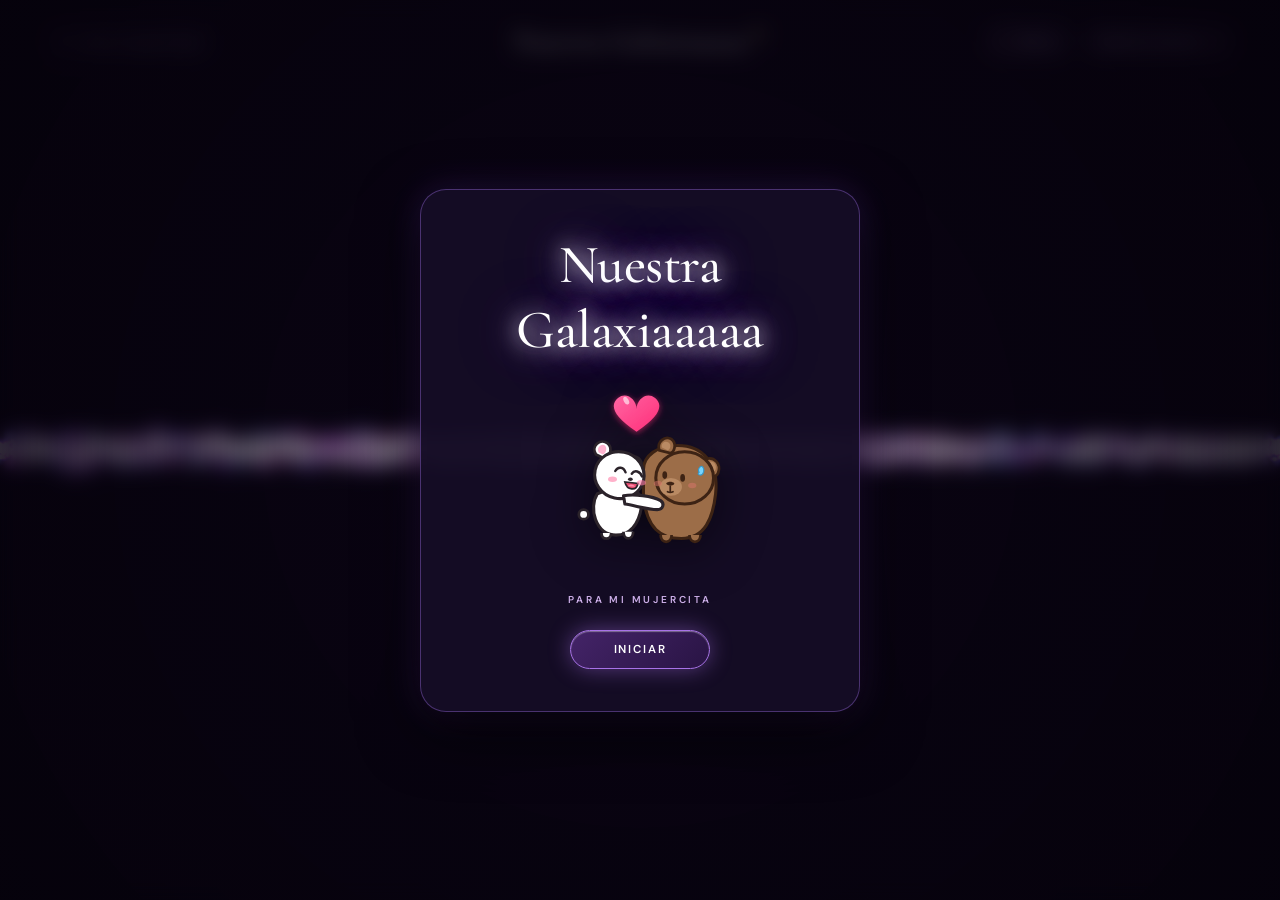
<file: galaxia.html>
<!DOCTYPE html>
<html lang="es">
<head>
  <meta charset="UTF-8">
  <meta name="viewport" content="width=device-width, initial-scale=1.0, maximum-scale=1.0, user-scalable=no">
  <meta name="theme-color" content="#070210">
  <meta name="description" content="Una galaxia de recuerdos para Micaela. En cada estrella, una razón para elegirte.">
  <title>Nuestra Galaxiaaaaa · Para Micaela ✦</title>
  <link rel="icon" href="data:image/svg+xml,%3Csvg xmlns='http://www.w3.org/2000/svg' viewBox='0 0 64 64'%3E%3Ctext y='52' font-size='54'%3E✨%3C/text%3E%3C/svg%3E">
  <link rel="stylesheet" href="css/galaxia.css">
  <!-- Three.js y OrbitControls locales -->
  <script src="js/three.min.js"></script>
  <script src="js/OrbitControls.js"></script>
  <script src="js/galaxia.js" defer></script>
</head>
<body>

  <!-- Contenedor 3D WebGL -->
  <div id="webgl-container" aria-hidden="true"></div>

  <!-- PANTALLA DE INICIO (Tarjeta estilo Image 1) -->
  <div class="intro-screen" id="pantalla-inicio">
    <div class="intro-card">
      <h1 class="intro-title">Nuestra Galaxiaaaaa</h1>
      <div class="intro-sticker-wrap">
        <img src="Micaela%20Resource/img/bears-hug.svg" alt="Ositos enamorados abrazándose" class="intro-bears-img" width="220" height="190">
      </div>
      <p class="intro-subtitle">PARA MI MUJERCITA</p>
      <button class="intro-btn" id="boton-iniciar" type="button">INICIAR</button>
    </div>
  </div>

  <!-- INTERFAZ Y CONTROLES DEL UNIVERSO (HUD) -->
  <header class="universe-header" id="cabecera-universo">
    <a class="back-link" href="index.html#amor"><span aria-hidden="true">←</span> Volver a nuestra carta</a>
    <span class="universe-brand">Nuestra Galaxiaaaaa<span aria-hidden="true">✦</span></span>
    <div class="header-actions">
      <button class="pill" id="boton-musica-galaxia" type="button" aria-label="Reproducir o pausar música"><span class="music-icon" aria-hidden="true">♪</span> Música</button>
      <button class="pill pill--recuerdos" id="ver-recuerdos" type="button" aria-controls="lista-recuerdos" aria-expanded="false">Nuestros recuerdos <span aria-hidden="true">↗</span></button>
    </div>
  </header>

  <div class="music-source" aria-hidden="true"><audio id="musica-galaxia" preload="none"><source src="audio/Tuyo%20(Bolero).mp3" type="audio/mpeg"></audio></div>

  <!-- PANEL LATERAL DE TODOS LOS RECUERDOS -->
  <aside class="memory-drawer" id="lista-recuerdos" aria-labelledby="lista-titulo" hidden>
    <div class="drawer-heading">
      <div>
        <span>NUESTRAS CONSTELACIONES</span>
        <h2 id="lista-titulo">Todo lo que somos.</h2>
      </div>
      <button class="close-button" id="cerrar-lista" type="button" aria-label="Cerrar lista de recuerdos">×</button>
    </div>
    <div class="memory-index" id="indice-recuerdos"></div>
  </aside>

  <!-- MODAL / LIGHTBOX DE RECUERDO ABIERTO -->
  <dialog class="memory-dialog" id="recuerdo-abierto" aria-labelledby="recuerdo-titulo">
    <div class="dialog-top">
      <span id="recuerdo-numero">01 / 18</span>
      <button class="close-button" id="cerrar-recuerdo" type="button" aria-label="Cerrar recuerdo">×</button>
    </div>
    <div class="dialog-media">
      <button class="dialog-arrow" id="recuerdo-anterior" type="button" aria-label="Recuerdo anterior">←</button>
      <div id="contenido-recuerdo"></div>
      <button class="dialog-arrow" id="recuerdo-siguiente" type="button" aria-label="Recuerdo siguiente">→</button>
    </div>
    <div class="dialog-caption">
      <h2 id="recuerdo-titulo"></h2>
      <p id="recuerdo-descripcion"></p>
    </div>
  </dialog>

  <!-- MODAL DE LA PROMESA DEL CORAZÓN GALÁCTICO -->
  <dialog class="promise-dialog" id="promesa" aria-labelledby="promesa-titulo">
    <button class="close-button" id="cerrar-promesa" type="button" aria-label="Cerrar mensaje">×</button>
    <span class="promise-star" aria-hidden="true">💖</span>
    <p class="overline">EL CORAZÓN DE NUESTRO UNIVERSO</p>
    <h2 id="promesa-titulo">Te volvería<br>a <em>encontrar.</em></h2>
    <p>Entre millones de estrellas y en cualquier rincón del infinito, mis ojos siempre te buscarían a ti.</p>
    <p>Esta galaxia guarda nuestros recuerdos más hermosos.<br>Pero tú tienes todo mi corazón, hoy, mañana y siempre.</p>
    <span class="promise-signature">Micaela, en esta vida y en todas. ♡</span>
  </dialog>

</body>
</html>
</file>
<file: css/style.css>
/* Una carta para Micaela — lavanda, papel, luz y mucho amor. */
@import url('https://fonts.googleapis.com/css2?family=Cormorant+Garamond:ital,wght@0,400;0,500;0,600;1,400;1,500&family=DM+Sans:wght@400;500;600;700&display=swap');

:root {
  color-scheme: light;
  --paper: #f9f6fc;
  --lavender: #e6e6fa;
  --lilac: #c8a2c8;
  --purple: #4b0082;
  --ink: #39264d;
  --muted: #786583;
  --accent: #8760aa;
  --star: #f5cd49;
  --line: #76509026;
  --serif: 'Cormorant Garamond', Georgia, serif;
  --sans: 'DM Sans', system-ui, sans-serif;
  --shadow: 0 18px 50px #4b008211;
}
* { box-sizing: border-box; }
html { scroll-behavior: smooth; scroll-padding-top: 30px; }
body { margin: 0; background: var(--paper); color: var(--ink); font-family: var(--sans); font-size: 15px; line-height: 1.7; overflow-x: clip; }
body::after { content: ''; position: fixed; inset: 0; opacity: .15; background-image: url("data:image/svg+xml,%3Csvg xmlns='http://www.w3.org/2000/svg' width='140' height='140'%3E%3Cfilter id='n'%3E%3CfeTurbulence type='fractalNoise' baseFrequency='.8' numOctaves='3' stitchTiles='stitch'/%3E%3C/filter%3E%3Cpath fill='%237b6690' opacity='.22' filter='url(%23n)' d='M0 0h140v140H0z'/%3E%3C/svg%3E"); pointer-events: none; z-index: 10; }
[hidden] { display: none !important; }
button, a, video { -webkit-tap-highlight-color: transparent; }
button { font: inherit; color: inherit; cursor: pointer; }
button:disabled { cursor: wait; opacity: .7; }
button, a { touch-action: manipulation; }
a { color: inherit; text-decoration: none; }
button:focus-visible, a:focus-visible, video:focus-visible { outline: 3px solid #9366bf; outline-offset: 6px; }
img, video { display: block; max-width: 100%; }
figure, blockquote { margin: 0; }
h1, h2, h3, p { margin: 0; }
h1, h2, h3 { font-family: var(--serif); font-weight: 500; }
em { font-weight: 400; color: var(--accent); }
::selection { background: #ddc6ee; color: #362046; }
.skip-link { position: fixed; left: 20px; top: -100px; padding: 12px 20px; background: white; z-index: 100; }
.skip-link:focus { top: 15px; }
.reading-progress { height: 3px; position: fixed; inset: 0 0 auto; z-index: 80; }
.reading-progress span { display: block; height: 100%; background: #9974b8; transform: scaleX(0); transform-origin: left; }
.ambient { position: absolute; inset: 0 0 auto; height: 1100px; overflow: hidden; pointer-events: none; z-index: -1; }
.ambient__glow { position: absolute; border-radius: 50%; filter: blur(75px); }
.ambient__glow--one { width: 650px; height: 650px; background: #e6dcf4; left: -280px; top: 120px; }
.ambient__glow--two { width: 600px; height: 600px; background: #e9ddee; right: -260px; top: 280px; }
.ambient__stars { position: absolute; inset: 0; background-image: radial-gradient(circle, #e6b62c 1.5px, transparent 2px); background-size: 137px 151px; opacity: .6; }
.site-header { max-width: 1380px; margin: auto; min-height: 96px; padding: 20px 6%; display: flex; align-items: center; justify-content: space-between; gap: 25px; border-bottom: 1px solid var(--line); }
.wordmark { display: flex; align-items: center; font-family: var(--serif); font-size: 38px; line-height: 1; }
.wordmark > span:first-child { font-size: 28px; margin-left: 2px; }
.wordmark .wordmark__caption { font: 10px var(--sans); text-transform: uppercase; letter-spacing: .16em; margin-left: 16px; }
.chapter-nav { display: flex; gap: 28px; font-size: 11px; }
.chapter-nav a { padding: 8px 0; border-bottom: 1px solid transparent; color: var(--muted); }
.chapter-nav a:hover, .chapter-nav a[aria-current] { border-color: var(--accent); color: var(--purple); }
.motion-toggle { border: 1px solid var(--line); border-radius: 25px; padding: 8px 12px; background: #ffffff50; font-size: 10px; }
.section { position: relative; }
.eyebrow, .chapter-number { display: block; font-family: var(--sans); font-size: 10px; font-weight: 500; letter-spacing: .19em; text-transform: uppercase; }
.eyebrow { color: var(--accent); }
.eyebrow > span { padding: 0 12px; font-size: 17px; color: var(--star); }
.chapter-number { color: var(--muted); }
.hero { text-align: center; padding: 55px 24px 45px; }
.hero h1 { margin: 20px auto 20px; font-size: clamp(58px, 6.9vw, 96px); line-height: .98; letter-spacing: -.045em; }
.hero h1 em { display: inline; }
.hero__description { color: var(--muted); font-size: 12px; line-height: 1.9; }
.hero__scene { max-width: 1080px; margin: 32px auto 0; min-height: 365px; position: relative; display: grid; place-items: start center; }
.record-player { width: 290px; position: relative; z-index: 2; }
.turntable { position: relative; width: 260px; height: 250px; margin: 0 auto 19px; border: 1px solid #c9b4da; border-radius: 19px; background: linear-gradient(135deg, #e9dbf0, #d7bfdf); box-shadow: 0 16px 35px #51315e1a, inset 0 0 0 6px #ffffff45; }
.turntable__caption { position: absolute; left: 20px; top: 16px; font-size: 7px; letter-spacing: .2em; color: #725380; }
.vinyl { position: absolute; width: 188px; height: 188px; left: 23px; top: 37px; border-radius: 50%; background: repeating-radial-gradient(circle at center, #33203e 0px, #33203e 2px, #422c50 3px, #291933 4px); box-shadow: 2px 6px 12px #331f4435; animation: spin 11s linear infinite; animation-play-state: paused; }
.vinyl::before { content: ''; position: absolute; inset: 0; border-radius: inherit; background: conic-gradient(transparent 0deg, #ffffff21 45deg, transparent 85deg, transparent 175deg, #ffffff25 235deg, transparent 280deg); }
.vinyl__label { position: absolute; inset: 30%; border-radius: 50%; background: #c6a7d8; display: flex; flex-direction: column; justify-content: center; gap: 3px; color: #543264; box-shadow: 0 0 0 3px #b79bc8; }
.vinyl__label span { font-size: 6px; letter-spacing: .1em; }
.vinyl__label strong { font: 26px var(--serif); line-height: 1; }
.vinyl__spindle { width: 5px; height: 5px; border-radius: 50%; position: absolute; left: calc(50% - 2.5px); top: calc(50% - 2.5px); background: #372143; }
.tonearm { position: absolute; right: 23px; top: 39px; width: 12px; height: 142px; transform: rotate(-15deg); transform-origin: 50% 8px; border: 3px solid #e7deef; border-radius: 10px 10px 4px 4px; background: #96819e; box-shadow: 3px 5px 4px #3e205b24; transition: transform .9s; }
.tonearm::before { content: ''; position: absolute; width: 24px; height: 24px; border-radius: 50%; left: -9px; top: -5px; background: radial-gradient(circle, #d8c5e5 30%, #907799 35%, #bca6c7 65%); }
.tonearm span { width: 17px; height: 24px; border-radius: 3px; background: #70547c; position: absolute; bottom: -4px; left: -5px; }
.turntable__light { position: absolute; right: 20px; bottom: 18px; width: 5px; height: 5px; border-radius: 50%; background: #a68bb7; }
.turntable__rpm { position: absolute; left: 20px; bottom: 10px; font-size: 6px; letter-spacing: .15em; }
[data-state='playing'] .vinyl { animation-play-state: running; }
[data-state='playing'] .tonearm { transform: rotate(20deg); }
[data-state='playing'] .turntable__light { background: #ffffff; box-shadow: 0 0 7px white; }
.button { display: inline-flex; justify-content: center; align-items: center; gap: 14px; border-radius: 40px; padding: 14px 25px; border: 1px solid transparent; font-size: 11px; transition: transform .25s, box-shadow .25s, background .25s; min-height: 44px; }
.button:hover { transform: translateY(-3px); box-shadow: 0 8px 20px #4b00821a; }
.button--primary { background: #64437d; color: white; box-shadow: 0 5px 20px #5e357d24; }
.button--primary:hover { background: #503466; }
.button--outline { background: transparent; border-color: #b697cc; }
.record-player__status { color: var(--muted); font-size: 9px; margin: 11px -20px 0; }
.hero-photo { width: 235px; position: absolute; top: 15px; }
.hero-photo--left { left: 5%; }
.hero-photo--right { right: 5%; top: 38px; width: 200px; }
.hero-photo__paper { background: #fffefd; padding: 11px 11px 16px; box-shadow: 0 16px 32px #51365e18; border: 1px solid #ffffff; transform: rotate(-9deg); animation: photo-float 7s ease-in-out infinite; }
.hero-photo--right .hero-photo__paper { transform: rotate(9deg); animation-delay: -3s; }
.hero-photo img { width: 100%; height: 185px; object-fit: cover; }
.hero-photo--right img { height: 200px; }
.hero-photo figcaption { font-family: var(--serif); font-style: italic; font-size: 21px; margin-top: 10px; color: #836492; }
.hero-photo__paper::before { content: ''; width: 75px; height: 22px; position: absolute; left: calc(50% - 37px); top: -10px; background: #d7c3e5aa; transform: rotate(5deg); }
.handwritten { font-family: var(--serif); font-style: italic; font-size: 23px; color: var(--accent); }
.hero__note { position: absolute; right: 13%; bottom: 22px; transform: rotate(-8deg); }
.scroll-cue { display: inline-flex; flex-direction: column; gap: 9px; font-size: 9px; color: var(--muted); letter-spacing: .12em; }
.scroll-cue > span:last-child { font-size: 23px; animation: float 2.7s ease-in-out infinite; }
.glass-panel { background: #fcf9ffed; border: 1px solid #dfd0e9; box-shadow: var(--shadow); backdrop-filter: blur(20px); }

/* Un jardín dibujado en CSS, con hojas y pétalos independientes. */
.flower-section { background: #eee5f5; min-height: 800px; text-align: center; padding: 55px 24px 65px; overflow: clip; isolation: isolate; }
.flower-section::before, .flower-section::after { content: '✧'; position: absolute; font-size: 42px; color: var(--star); top: 24%; left: 17%; animation: twinkle 4s ease-in-out infinite; }
.flower-section::after { top: 55%; left: auto; right: 14%; font-size: 27px; animation-delay: -2s; }
.flower-section__halo { position: absolute; width: 650px; height: 650px; background: radial-gradient(ellipse, #fffaffaa, transparent 65%); top: 30px; left: calc(50% - 325px); z-index: -1; }
.flower-garden { position: relative; height: 365px; width: 340px; max-width: 100%; margin: 25px auto 10px; }
.flower { position: absolute; bottom: 0; width: 10px; height: 240px; transform-origin: bottom; animation: sway 5s ease-in-out infinite alternate; }
.flower--left { left: 70px; height: 205px; rotate: -19deg; animation-delay: -2s; }
.flower--center { left: calc(50% - 5px); height: 285px; }
.flower--right { right: 60px; height: 230px; rotate: 23deg; animation-delay: -3s; }
.flower__stem { height: 100%; width: 5px; margin: auto; background: linear-gradient(#a18bb9, #c9bbd6); border-radius: 50%; transform-origin: bottom; }
.flower__leaf { position: absolute; width: 55px; height: 24px; background: linear-gradient(150deg, #b39acb, #d4c0e3); border-radius: 0 100% 0 100%; top: 52%; }
.flower__leaf--left { left: -50px; rotate: 18deg; }
.flower__leaf--right { right: -48px; top: 68%; rotate: -76deg; }
.flower__bloom { position: absolute; width: 100px; height: 100px; top: -50px; left: -45px; filter: drop-shadow(0 7px 7px #8c5db521); }
.flower__petal { position: absolute; left: 29px; top: -3px; width: 43px; height: 63px; border-radius: 60% 60% 45% 45%; transform-origin: 50% 88%; background: linear-gradient(#ddc2ed, #b08acb 75%, #a177b9); border: 1px solid #f6e7ff75; rotate: 0deg; }
.flower__petal:nth-child(2) { rotate: 72deg; }.flower__petal:nth-child(3) { rotate: 144deg; }.flower__petal:nth-child(4) { rotate: 216deg; }.flower__petal:nth-child(5) { rotate: 288deg; }
.flower__center { position: absolute; width: 25px; height: 25px; border-radius: 50%; background: radial-gradient(circle at 30% 30%, #fff8fe, #e5cde9); left: 38px; top: 40px; box-shadow: 0 0 14px #fef6ffcc; }
.flower-section.is-visible .flower__bloom { animation: bloom 1.8s cubic-bezier(.2,.65,.3,1) both; }
.flower-section.is-visible .flower--left .flower__bloom { animation-delay: .2s; }
.flower-section.is-visible .flower--right .flower__bloom { animation-delay: .4s; }
.flower-section__poem { font: 52px/1.15 var(--serif); margin: 16px 0 27px; }
.flower-trigger { display: inline-block; font: 12px var(--sans); border-bottom: 1px solid #b39acb; padding: 10px 2px; }
.flower-trigger > span { font-size: 21px; display: inline-block; margin-left: 9px; vertical-align: middle; }
.small-note { font-size: 10px; color: var(--muted); margin-top: 15px; }

/* Álbum: quince fotos reales, completas en el visor accesible. */
.memories { padding: 100px max(6%, calc((100vw - 1180px) / 2)) 90px; isolation: isolate; }
.memories__background { position: absolute; inset: 0; z-index: -1; background: radial-gradient(ellipse at 5% 35%, #e9dff04d, transparent 45%), radial-gradient(ellipse at 95% 65%, #ded1ee4d, transparent 40%); pointer-events: none; }
.section-heading { text-align: center; margin: 0 auto 65px; max-width: 730px; }
.section-heading h2 { font-size: clamp(44px, 5.5vw, 72px); line-height: 1.02; letter-spacing: -.035em; margin: 22px 0; }
.section-heading > p { color: var(--muted); font-size: 12px; }
.gallery-intro { display: flex; justify-content: space-between; gap: 20px; padding-bottom: 18px; border-bottom: 1px solid var(--line); margin-bottom: 36px; font-size: 10px; color: var(--muted); }
.memory-gallery { display: grid; grid-template-columns: repeat(3, minmax(0, 1fr)); gap: 40px 28px; align-items: start; }
.memory-card { position: relative; min-width: 0; }
.memory-card:nth-child(3n+2) { margin-top: 50px; }
.memory-card__open { position: relative; width: 100%; padding: 9px; background: #fff; border: 1px solid #e5dce9; border-radius: 3px; box-shadow: 0 9px 25px #4e2e6910; overflow: hidden; display: block; transition: box-shadow .3s, rotate .3s; }
.memory-card:nth-child(3n+1) .memory-card__open { rotate: -1.5deg; }
.memory-card:nth-child(3n+3) .memory-card__open { rotate: 1.5deg; }
.memory-card__open img { width: 100%; height: auto; aspect-ratio: 4 / 5; object-fit: cover; transition: scale .7s cubic-bezier(.2,.6,.3,1), filter .7s; }
.memory-card__open:hover { rotate: 0deg !important; box-shadow: 0 16px 35px #4e2e6928; }
.memory-card__open:hover img { scale: 1.035; }
.memory-card__expand { position: absolute; bottom: 20px; right: 20px; width: 34px; height: 34px; display: grid; place-items: center; border-radius: 50%; background: #fffc; backdrop-filter: blur(8px); font-size: 20px; }
.memory-card figcaption { padding: 20px 8px 0; }
.memory-card__number { font-size: 9px; letter-spacing: .09em; text-transform: uppercase; color: var(--accent); }
.memory-card figcaption p { font: 22px/1.2 var(--serif); margin-top: 8px; }
.memory-quote { text-align: center; padding: 90px 0 100px; }
.memory-quote > span:first-child { font: 88px/.6 var(--serif); color: #b59ac6; }
.memory-quote p { font: 54px/1.1 var(--serif); letter-spacing: -.025em; margin: 15px 0 25px; }
.film-heading { display: flex; justify-content: space-between; align-items: end; gap: 30px; border-top: 1px solid var(--line); padding-top: 38px; margin-bottom: 35px; }
.film-heading h3 { font-size: 42px; line-height: 1.05; margin-top: 15px; }
.film-heading > p { color: var(--muted); font-size: 11px; text-align: right; }
.film-gallery { display: grid; grid-template-columns: repeat(3, minmax(0, 1fr)); gap: 24px; }
.memory-film__screen { border: 1px solid #735984; padding: 7px; border-radius: 12px; background: #312139; overflow: hidden; }
.memory-film video { width: 100%; aspect-ratio: 9 / 13; object-fit: contain; border-radius: 6px; background: #211428; }
.memory-film figcaption { display: flex; gap: 12px; align-items: center; margin-top: 15px; }
.memory-film figcaption > span:first-child { font-size: 8px; letter-spacing: .1em; white-space: nowrap; color: var(--accent); }
.memory-film figcaption p { font: 18px/1.2 var(--serif); }
.memory-film figcaption > span:last-child { margin-left: auto; color: var(--accent); }
.text-link { display: inline-flex; align-items: center; gap: 18px; font-size: 11px; padding: 8px 0; border-bottom: 1px solid #bda6cf; }
.memories > .text-link { display: flex; width: fit-content; margin: 65px auto 0; }

/* Ilustraciones SVG animadas, sin depender de archivos GIF. */
.love-section { padding: 90px 6% 100px; background: linear-gradient(#eee5f5, #f7f0fa); text-align: center; }
.cuddle-gallery { display: grid; grid-template-columns: repeat(2, 1fr); gap: 55px; max-width: 800px; margin: -15px auto 40px; }
.cuddle-card + .cuddle-card { border-left: 1px solid #d8c9e4; padding-left: 40px; }
.cuddle-art { width: 100%; max-width: 330px; overflow: visible; }
.cuddle-card figcaption h3 { font-size: 36px; margin: 9px 0; }
.cuddle-card figcaption p { font-size: 12px; color: var(--muted); }
.cuddle-friend { transform-box: fill-box; transform-origin: center bottom; }
.cuddle-friend--left { animation: cuddle-left 3.5s ease-in-out infinite; }
.cuddle-friend--right { animation: cuddle-right 3.5s ease-in-out infinite; }
.pet-heart { transform-origin: 170px 45px; animation: heartbeat 2.2s ease-in-out infinite; }
.pet-spark { stroke: var(--star); animation: twinkle 3s ease-in-out infinite; }
.pet-spark--two { animation-delay: -1.5s; }
.hugging .pet-heart { animation: heartbeat .45s ease-in-out 4; }
.hugging .cuddle-art { animation: float .65s ease-in-out 2; }
.hug-status { margin-top: 10px; min-height: 20px; color: var(--muted); font-size: 10px; }
.love-letter { position: relative; max-width: 720px; margin: 95px auto 0; padding: 65px 75px; background: #fffcff; border: 1px solid #e1d3e8; box-shadow: 0 18px 50px #4c2a6510; text-align: left; rotate: -1deg; }
.love-letter::after { content: ''; position: absolute; z-index: -1; inset: 0; border: 1px solid #d8c9e2; background: #f5edf9; rotate: 2deg; }
.love-letter__stamp { position: absolute; right: 30px; top: 25px; width: 50px; height: 62px; border: 1px dashed #bfa1d0; display: grid; place-content: center; text-align: center; font: 21px/1.1 var(--serif); color: #a282b8; rotate: 12deg; }
.love-letter h3 { font: italic 44px var(--serif); margin: 20px 0; }
.love-letter > p:not(.eyebrow):not(.love-letter__signature) { margin: 0 0 22px; font: 21px/1.7 var(--serif); }
.love-letter__signature { font-size: 11px; padding-top: 15px; }
.love-letter__signature em { font: italic 34px var(--serif); display: inline-block; margin-top: 8px; }
.love-letter__signature > span { float: right; font: 54px var(--serif); color: #bb95ce; rotate: -12deg; }
.site-footer { padding: 45px 24px 85px; text-align: center; }
.site-footer .wordmark { justify-content: center; font-size: 42px; margin-bottom: 18px; }
.site-footer p { font-size: 11px; color: var(--muted); }
.site-footer .eyebrow { font-size: 8px; margin: 10px 0 20px; }
.site-footer .text-link { font-size: 9px; }

/* Reproductor y visor: nunca se recrea el iframe al desplazarse. */
.song-panel { position: fixed; right: 24px; bottom: 92px; width: 360px; padding: 13px; border-radius: 18px; z-index: 40; }
.song-panel__heading { display: flex; align-items: center; justify-content: space-between; gap: 15px; padding-left: 5px; font-size: 11px; }
.youtube-frame, iframe.youtube-frame { width: 100%; height: 210px; border: 0; display: block; border-radius: 8px; background: #eee5f5; }
.song-panel__fallback { font-size: 10px; padding: 9px 4px 0; text-align: right; text-decoration: underline; text-underline-offset: 3px; }
.icon-button { min-width: 44px; min-height: 44px; display: inline-grid; place-items: center; border: 0; background: transparent; font-size: 20px; border-radius: 50%; }
.icon-button:hover { background: #b79dcc26; }
.music-dock { position: fixed; right: 24px; bottom: 22px; border-radius: 50px; z-index: 35; display: flex; align-items: center; padding: 4px 7px 4px 17px; }
.music-dock > button:first-child { display: flex; align-items: center; gap: 10px; background: transparent; border: 0; padding: 5px 6px; min-height: 44px; font-size: 10px; }
.music-dock > .icon-button { border-left: 1px solid var(--line); margin-left: 8px; border-radius: 0; }
.lightbox { width: min(1000px, 94vw); max-width: none; max-height: 94dvh; padding: 18px 24px 24px; border: 1px solid #ffffff50; border-radius: 14px; color: #f4ecfb; background: #291d35f5; overflow: auto; }
.lightbox::backdrop { background: #20112ceb; backdrop-filter: blur(15px); }
.lightbox__toolbar { display: flex; align-items: center; justify-content: space-between; font-size: 11px; letter-spacing: .1em; }
.lightbox__stage { display: grid; grid-template-columns: 44px minmax(0, 1fr) 44px; gap: 20px; align-items: center; }
.lightbox__stage img { margin: auto; max-height: 65dvh; object-fit: contain; width: 100%; min-height: 100px; }
.lightbox__caption { text-align: center; margin: 15px 30px 0; }
.lightbox__caption h2 { font-size: 29px; }
.lightbox__caption p { font-size: 11px; color: #d8c6e4; margin-top: 3px; }
body:has(.lightbox[open]) { overflow: hidden; }
.magic-transition { position: fixed; inset: 0; z-index: 60; background: radial-gradient(ellipse at center, #f6e7ff, #dcc4f0); pointer-events: none; opacity: 0; }
.magic-transition.is-active { animation: magic-wash 1s ease both; }
.particle-layer { position: fixed; inset: 0; pointer-events: none; z-index: 70; overflow: hidden; }
.love-particle { position: absolute; left: var(--x); top: var(--y); color: #ad76c8; font-size: var(--size); animation: heart-flight 1.7s ease-out forwards; }
.love-particle--star { color: var(--star); }
.noscript-note { padding: 20px; text-align: center; font-size: 12px; }
.noscript-note a { text-decoration: underline; }
[data-reveal] { transition: opacity .8s ease, translate .8s cubic-bezier(.16,1,.3,1); }
.reveal-pending { opacity: 0; translate: 0 24px; }
.is-visible { opacity: 1; translate: 0 0; }

@keyframes spin { to { transform: rotate(360deg); } }
@keyframes float { 50% { translate: 0 -7px; } }
@keyframes photo-float { 50% { translate: 0 -9px; } }
@keyframes sway { from { transform: rotate(-3deg); } to { transform: rotate(3deg); } }
@keyframes bloom { from { opacity: 0; scale: .2; rotate: -35deg; } to { opacity: 1; scale: 1; rotate: 0deg; } }
@keyframes twinkle { 50% { opacity: .2; } }
@keyframes heartbeat { 50% { scale: 1.13; } }
@keyframes cuddle-left { 50% { rotate: 4deg; translate: 4px 0; } }
@keyframes cuddle-right { 50% { rotate: -4deg; translate: -4px 0; } }
@keyframes magic-wash { 0%, 100% { opacity: 0; } 40%, 55% { opacity: 1; } }
@keyframes heart-flight { from { opacity: 1; transform: translate(-50%, -50%) scale(.4); } to { opacity: 0; transform: translate(calc(-50% + var(--dx)), calc(-50% + var(--dy))) rotate(var(--rotation)) scale(1.3); } }

@media (min-width: 1500px) { .hero__scene { margin-top: 42px; } .hero { padding-top: 70px; } }
@media (max-width: 1000px) {
  .wordmark .wordmark__caption { display: none; }
  .hero-photo { width: 195px; left: 2%; }
  .hero-photo--right { width: 175px; right: 2%; left: auto; }
  .hero-photo img { height: 160px; }
  .hero-photo--right img { height: 180px; }
  .hero__note { right: 5%; font-size: 20px; }
  .memory-gallery { gap: 35px 20px; }
}
@media (max-width: 720px) {
  .site-header { min-height: 76px; padding: 16px 6%; gap: 12px; flex-wrap: wrap; }
  .wordmark { font-size: 30px; }
  .chapter-nav { gap: 15px; font-size: 9px; order: 3; width: 100%; justify-content: center; }
  .motion-toggle { margin-left: auto; font-size: 9px; }
  .hero { padding: 42px 18px 35px; }
  .hero .eyebrow { font-size: 8px; letter-spacing: .14em; }
  .hero .eyebrow > span { padding: 0 6px; }
  .hero h1 { font-size: clamp(49px, 9.2vw, 65px); line-height: 1.03; margin: 20px 0; }
  .hero h1 em { display: block; }
  .hero__description { font-size: 10px; }
  .hero__scene { max-width: 390px; min-height: 0; margin-top: 30px; padding-top: 0; grid-template-columns: repeat(2, minmax(0, 1fr)); align-items: start; justify-items: center; gap: 20px 14px; }
  .hero-photo { position: relative; inset: auto; grid-row: 1; width: min(100%, 168px); z-index: 1; }
  .hero-photo--left { grid-column: 1; }
  .hero-photo--right { grid-column: 2; grid-row: 1; width: min(100%, 168px); }
  .hero-photo__paper { padding: 6px 6px 9px; }
  .hero-photo img { height: clamp(100px, 28vw, 132px); }
  .hero-photo--right img { height: clamp(112px, 31vw, 145px); }
  .hero-photo figcaption { font-size: clamp(11px, 3.2vw, 14px); margin-top: 5px; }
  .hero-photo__paper::before { width: 44px; height: 15px; top: -7px; left: calc(50% - 22px); }
  .record-player { grid-column: 1 / -1; grid-row: 2; width: min(260px, 100%); }
  .turntable { width: 236px; height: 232px; }
  .vinyl { width: 173px; height: 173px; left: 18px; top: 35px; }
  .tonearm { right: 19px; height: 128px; }
  .hero__note { display: none; }
  .record-player__status { font-size: 8px; margin-left: -10px; margin-right: -10px; }
  .flower-section { min-height: 745px; padding-top: 45px; }
  .flower-section .eyebrow { font-size: 8px; }
  .flower-section__poem { font-size: 42px; }
  .flower-garden { scale: .88; margin-top: 0; margin-bottom: -15px; }
  .memories { padding: 65px 6% 60px; }
  .section-heading { margin-bottom: 40px; }
  .chapter-number { font-size: 8px; letter-spacing: .15em; }
  .section-heading h2 { font-size: 48px; }
  .section-heading > p { font-size: 11px; }
  .gallery-intro { font-size: 8px; gap: 15px; align-items: end; }
  .gallery-intro > span { max-width: 48%; }
  .gallery-intro > span:last-child { text-align: right; }
  .memory-gallery { grid-template-columns: repeat(2, minmax(0, 1fr)); gap: 26px 16px; }
  .memory-card:nth-child(3n+2) { margin-top: 0; }
  .memory-card:nth-child(even) { margin-top: 25px; }
  .memory-card__open { padding: 5px; }
  .memory-card__expand { width: 25px; height: 25px; bottom: 12px; right: 12px; font-size: 16px; }
  .memory-card figcaption { padding: 13px 1px 0; }
  .memory-card__number { font-size: 7px; letter-spacing: .03em; }
  .memory-card figcaption p { font-size: 18px; line-height: 1.15; }
  .memory-quote { padding: 70px 0; }
  .memory-quote p { font-size: 38px; }
  .film-heading h3 { font-size: 34px; }
  .film-heading > p { display: none; }
  .film-gallery { grid-template-columns: 1fr; gap: 30px; max-width: 380px; margin: auto; }
  .memory-film video { aspect-ratio: 4 / 5; max-height: 480px; }
  .love-section { padding: 65px 6% 70px; }
  .love-section h2 { font-size: 42px; }
  .cuddle-gallery { gap: 10px; }
  .cuddle-card + .cuddle-card { padding-left: 10px; }
  .cuddle-card .eyebrow { font-size: 7px; letter-spacing: .04em; }
  .cuddle-card figcaption h3 { font-size: 25px; }
  .cuddle-card figcaption p { font-size: 10px; }
  .love-letter { margin-top: 65px; padding: 40px 28px; }
  .love-letter h3 { font-size: 38px; }
  .love-letter > p:not(.eyebrow):not(.love-letter__signature) { font-size: 19px; line-height: 1.6; }
  .love-letter__stamp { right: 17px; top: 18px; width: 36px; height: 44px; font-size: 16px; }
  .love-letter__signature em { font-size: 29px; }
  .song-panel { right: 12px; bottom: 84px; width: min(360px, calc(100vw - 24px)); }
  .music-dock { right: 12px; bottom: max(12px, env(safe-area-inset-bottom)); }
  .lightbox { padding: 10px 10px 20px; }
  .lightbox__stage { grid-template-columns: 32px minmax(0, 1fr) 32px; gap: 2px; }
  .lightbox__stage .icon-button { min-width: 32px; }
  .lightbox__caption { margin: 18px 15px 0; }
}
@media (prefers-reduced-motion: reduce) {
  html:not(.motion-enabled) { scroll-behavior: auto; }
  html:not(.motion-enabled) *, html:not(.motion-enabled) *::before, html:not(.motion-enabled) *::after { animation: none !important; transition: none !important; }
  html:not(.motion-enabled) .reveal-pending { opacity: 1; translate: none; }
}
html.motion-paused { scroll-behavior: auto; }
.motion-paused *, .motion-paused *::before, .motion-paused *::after { animation-play-state: paused !important; transition: none !important; }
.motion-paused .reveal-pending { opacity: 1; translate: none; }
.motion-paused .magic-transition { opacity: 0 !important; }
/* Detalles nuevos: una foto en el vinilo, patitos y una puerta a la galaxia. */
.sr-only { position: absolute; width: 1px; height: 1px; padding: 0; margin: -1px; overflow: hidden; clip-path: inset(50%); white-space: nowrap; border: 0; }
.turntable { display: block; padding: 0; color: inherit; cursor: pointer; }
.turntable:hover { box-shadow: 0 18px 38px #51315e30, inset 0 0 0 6px #ffffff65; }
.vinyl__label--portrait { inset: 26%; display: block; overflow: hidden; box-shadow: 0 0 0 3px #dbc4e7; }
.vinyl__label--portrait img { width: 100%; height: 100%; object-fit: cover; object-position: 50% 35%; }
.vinyl__label--portrait span { position: absolute; inset: auto 0 0; padding: 6px 0; background: #40264e9c; color: white; font: italic 10px var(--serif); text-align: center; }
.music-source { position: fixed; width: 200px; height: 200px; top: 0; left: -10000px; overflow: hidden; pointer-events: none; }
.music-source iframe { width: 200px; height: 200px; border: 0; }
.music-dock { padding-right: 17px; }

.duck-section { padding: 90px 24px 80px; text-align: center; background: radial-gradient(ellipse at 50% 60%, #fff8d366, transparent 55%), #fffafd; overflow: clip; }
.duck-section h2 { font-size: clamp(55px, 7vw, 94px); line-height: 1.03; color: #141414; letter-spacing: -.04em; margin: 30px 0 18px; position: relative; }
.duck-word { color: #efbe24; font-weight: 600; text-shadow: 0 2px 0 #bd8f201a; }
.duck-title-heart { display: inline-block; color: #b693cc; font-size: .4em; rotate: 12deg; vertical-align: top; margin-left: 8px; }
.duck-subtitle { font: italic 21px var(--serif); color: #816791; }
.duck-scene { max-width: 580px; margin: -5px auto 10px; }
.duck-art { display: block; width: 100%; overflow: visible; }
.duck { transform-box: view-box; transform-origin: 320px 260px; }
.duck--left { animation: duck-bob-left 4s ease-in-out infinite; }
.duck--right { animation: duck-bob-right 4s ease-in-out infinite; }
.duck-heart { transform-origin: 320px 85px; animation: heartbeat 2.3s ease-in-out infinite; }
.duck-star { animation: twinkle 3s ease-in-out infinite; }
.duck-ripple { transform-origin: center; animation: ripple 4s ease-in-out infinite; }
.button--duck { background: #fff0b0; color: #4c391e; border-color: #ebd583; box-shadow: 0 5px 20px #c7aa3220; }
.duck-kiss .duck--left { animation: duck-kiss-left 2.2s ease-in-out; }
.duck-kiss .duck--right { animation: duck-kiss-right 2.2s ease-in-out; }
.duck-kiss .duck-heart { animation: heartbeat .55s ease-in-out 4; }
.galaxy-invitation { background: #140c25; color: #f8efff; padding: 110px 24px 100px; min-height: 660px; display: grid; place-items: center; text-align: center; overflow: hidden; isolation: isolate; }
.galaxy-invitation__content { z-index: 2; }
.galaxy-invitation .chapter-number { color: #d0aedf; }
.galaxy-invitation h2 { font-size: clamp(45px, 5vw, 68px); line-height: 1.05; margin: 30px 0 23px; letter-spacing: -.025em; }
.galaxy-invitation h2 em { color: #d7b0f0; }
.galaxy-invitation p { font-size: 12px; color: #c8b3d9; margin-bottom: 30px; }
.galaxy-invitation__hint { display: block; margin-top: 18px; color: #ac93be; font-size: 9px; letter-spacing: .08em; }
.button--galaxy { background: #eee0fa; color: #3f2655; border: 1px solid #e4c6f8; padding: 16px 30px; box-shadow: 0 0 35px #b784f135; }
.button--galaxy > span:first-child { color: #aa7c05; }
.galaxy-preview { position: absolute; inset: 0; z-index: -1; background-image: radial-gradient(circle at 10% 20%, #f2ce59 1px, transparent 2px), radial-gradient(circle at 75% 70%, #f2ce59 1px, transparent 2px); background-size: 121px 157px, 189px 117px; }
.galaxy-preview__spiral { width: 950px; height: 950px; position: absolute; top: calc(50% - 475px); left: calc(50% - 475px); border-radius: 50%; background: repeating-conic-gradient(from 30deg, #8f49c400 0deg, #8f49c425 25deg, #c987e928 42deg, #8f49c400 62deg, #8f49c400 90deg); mask-image: radial-gradient(ellipse, transparent 25%, black 50%, transparent 65%); transform: scaleY(.4) rotate(-25deg); filter: blur(9px); }
.galaxy-preview__core { position: absolute; inset: 0; background: radial-gradient(ellipse at center, #8d48bc38, transparent 60%); }
.galaxy-preview > span { position: absolute; font-size: 30px; color: #f6d75d; left: 15%; top: 22%; animation: twinkle 3.5s ease-in-out infinite; }
.galaxy-preview > span:nth-of-type(2) { left: 82%; top: 35%; font-size: 19px; animation-delay: -.9s; }
.galaxy-preview > span:nth-of-type(3) { left: 25%; top: 75%; font-size: 18px; animation-delay: -1.5s; }
.galaxy-preview > span:nth-of-type(4) { left: 90%; top: 78%; font-size: 25px; animation-delay: -2s; }
.galaxy-preview > span:nth-of-type(5) { left: 60%; top: 11%; font-size: 15px; animation-delay: -2.5s; }
@keyframes duck-bob-left { 50% { translate: 7px -5px; rotate: 2deg; } }
@keyframes duck-bob-right { 50% { translate: -7px -5px; rotate: -2deg; } }
@keyframes duck-kiss-left { 40%, 60% { translate: 22px -3px; rotate: 3deg; } }
@keyframes duck-kiss-right { 40%, 60% { translate: -22px -3px; rotate: -3deg; } }
@keyframes ripple { 50% { scale: 1.06 .9; opacity: .7; } }
@media (max-width: 720px) {
  .duck-section { padding: 60px 20px; }
  .duck-section h2 { font-size: 57px; }
  .duck-title-heart { display: none; }
  .duck-subtitle { font-size: 17px; }
  .duck-scene { margin: 8px -10px; }
  .galaxy-invitation { min-height: 610px; padding: 85px 24px; }
  .galaxy-invitation h2 { font-size: 44px; }
}
</file>
<file: css/galaxia.css>
@import url('https://fonts.googleapis.com/css2?family=Cormorant+Garamond:ital,wght@0,400;0,500;0,600;1,400;1,500&family=DM+Sans:wght@400;500;600;700&display=swap');

:root {
  color-scheme: dark;
  --night: #06020c;
  --gold: #f7d46b;
  --neon-pink: #ff2e93;
  --lilac: #c3a1e6;
  --cyan: #00f0ff;
  --serif: 'Cormorant Garamond', Georgia, serif;
  --sans: 'DM Sans', system-ui, -apple-system, sans-serif;
}

* {
  box-sizing: border-box;
}

html, body {
  margin: 0;
  padding: 0;
  width: 100%;
  height: 100%;
  overflow: hidden;
  background: var(--night);
  color: #f2e9fa;
  font-family: var(--sans);
  user-select: none;
  -webkit-user-select: none;
}

button, a {
  -webkit-tap-highlight-color: transparent;
  touch-action: manipulation;
}

button {
  font: inherit;
  color: inherit;
  cursor: pointer;
}

button:focus-visible, a:focus-visible {
  outline: 2px solid var(--gold);
  outline-offset: 4px;
}

button:disabled {
  opacity: .35;
  cursor: default;
}

a {
  color: inherit;
  text-decoration: none;
}

[hidden] {
  display: none !important;
}

h1, h2, p {
  margin: 0;
}

/* 3D WEBGL CANVAS */
#webgl-container {
  position: fixed;
  inset: 0;
  width: 100vw;
  height: 100vh;
  overflow: hidden;
  touch-action: none;
  z-index: 1;
}

#webgl-container canvas {
  width: 100% !important;
  height: 100% !important;
  display: block;
}

/* ========================================================
   PANTALLA DE INICIO (TARJETA IDÉNTICA A LA IMAGEN 1)
   ======================================================== */
.intro-screen {
  position: fixed;
  inset: 0;
  z-index: 50;
  display: flex;
  align-items: center;
  justify-content: center;
  background: radial-gradient(circle at center, rgba(16, 9, 30, 0.45) 0%, rgba(6, 2, 12, 0.9) 100%);
  backdrop-filter: blur(10px);
  -webkit-backdrop-filter: blur(10px);
  transition: opacity 1.2s cubic-bezier(0.2, 0.8, 0.2, 1), transform 1.2s cubic-bezier(0.2, 0.8, 0.2, 1);
}

.intro-screen.is-leaving {
  opacity: 0;
  transform: scale(1.12);
  pointer-events: none;
}

.intro-card {
  width: min(440px, 90vw);
  padding: 42px 36px;
  background: rgba(22, 14, 38, 0.92);
  border: 1px solid rgba(175, 120, 255, 0.35);
  border-radius: 26px;
  text-align: center;
  box-shadow: 
    0 20px 60px rgba(0, 0, 0, 0.75),
    0 0 35px rgba(142, 68, 235, 0.22);
  backdrop-filter: blur(10px);
  -webkit-backdrop-filter: blur(10px);
  will-change: transform, opacity;
  animation: cardFloat 6s ease-in-out infinite alternate;
}

@keyframes cardFloat {
  0% { transform: translateY(0); }
  100% { transform: translateY(-8px); }
}

.intro-title {
  font-family: var(--serif);
  font-size: clamp(38px, 9vw, 54px);
  font-weight: 500;
  color: #ffffff;
  letter-spacing: -0.01em;
  text-shadow: 
    0 0 20px rgba(255, 255, 255, 0.9),
    0 0 35px rgba(200, 150, 255, 0.8),
    0 0 60px rgba(160, 80, 255, 0.5);
  margin-bottom: 8px;
}

.intro-sticker-wrap {
  margin: 18px auto 20px;
  display: flex;
  align-items: center;
  justify-content: center;
  filter: drop-shadow(0 8px 24px rgba(0, 0, 0, 0.5));
}

.intro-bears-img {
  max-width: 220px;
  height: auto;
  display: block;
  animation: bearPulse 3.5s ease-in-out infinite;
}

@keyframes bearPulse {
  0%, 100% { transform: scale(1); }
  50% { transform: scale(1.035); }
}

.intro-subtitle {
  font-size: 10px;
  font-weight: 600;
  letter-spacing: 0.28em;
  color: #ccafe8;
  margin-bottom: 24px;
  text-transform: uppercase;
}

.intro-btn {
  display: inline-block;
  min-width: 140px;
  padding: 11px 32px;
  border-radius: 28px;
  border: 1.5px solid #a872e8;
  background: linear-gradient(135deg, #442468 0%, #291444 100%);
  color: #ffffff;
  font-size: 11.5px;
  font-weight: 600;
  letter-spacing: 0.16em;
  box-shadow: 
    0 0 22px rgba(168, 114, 232, 0.45),
    inset 0 1px 1px rgba(255, 255, 255, 0.35);
  transition: all 0.25s ease;
}

.intro-btn:hover {
  transform: translateY(-2px) scale(1.05);
  border-color: #d199ff;
  background: linear-gradient(135deg, #5b308d 0%, #3a1b60 100%);
  box-shadow: 
    0 0 35px rgba(210, 140, 255, 0.75),
    0 6px 20px rgba(0, 0, 0, 0.4);
}

.intro-btn:active {
  transform: translateY(0) scale(0.98);
}

/* ========================================================
   HUD & CABECERA
   ======================================================== */
.universe-header {
  position: fixed;
  top: 0;
  left: 0;
  right: 0;
  z-index: 25;
  display: flex;
  justify-content: space-between;
  align-items: center;
  gap: 15px;
  padding: 22px 3.5%;
  pointer-events: none;
}

.universe-header > * {
  pointer-events: auto;
}

.back-link {
  color: #c9badb;
  font-size: 11px;
  letter-spacing: .03em;
  padding: 8px 14px;
  border-radius: 20px;
  background: rgba(22, 12, 35, 0.5);
  backdrop-filter: blur(10px);
  border: 1px solid rgba(185, 147, 212, 0.2);
  transition: background .2s, border-color .2s;
}

.back-link:hover {
  background: rgba(38, 20, 60, 0.7);
  border-color: var(--gold);
}

.back-link > span {
  padding-right: 6px;
  font-size: 14px;
}

.universe-brand {
  position: absolute;
  left: 50%;
  transform: translateX(-50%);
  font-family: var(--serif);
  font-size: 26px;
  letter-spacing: 0.05em;
  color: #fff;
  text-shadow: 0 0 15px rgba(255, 255, 255, 0.6);
  pointer-events: none;
}

.universe-brand > span {
  color: var(--gold);
  font-size: 16px;
  margin-left: 4px;
  vertical-align: top;
}

.header-actions {
  display: flex;
  align-items: center;
  gap: 10px;
}

.pill {
  border: 1px solid rgba(185, 147, 212, 0.28);
  border-radius: 25px;
  padding: 9px 16px;
  background: rgba(33, 20, 47, 0.65);
  backdrop-filter: blur(14px);
  font-size: 11px;
  display: flex;
  gap: 10px;
  align-items: center;
  color: #f1e5fb;
  transition: all .2s ease;
}

.pill:hover {
  border-color: rgba(232, 199, 118, 0.6);
  background: rgba(56, 35, 66, 0.85);
  transform: translateY(-1px);
}

.pill > span {
  color: var(--gold);
}

.music-icon {
  font-size: 13px;
  color: var(--gold);
}

/* ========================================================
   PANEL LATERAL DE RECUERDOS (DRAWER)
   ======================================================== */
.memory-drawer {
  position: fixed;
  top: 75px;
  bottom: 85px;
  right: 25px;
  z-index: 45;
  width: min(390px, calc(100vw - 30px));
  padding: 24px;
  border: 1px solid rgba(184, 141, 221, 0.35);
  border-radius: 20px;
  background: rgba(22, 12, 38, 0.92);
  backdrop-filter: blur(28px);
  box-shadow: 0 20px 80px rgba(0, 0, 0, 0.85);
  overflow-y: auto;
}

.drawer-heading {
  display: flex;
  justify-content: space-between;
  align-items: center;
  gap: 10px;
  margin-bottom: 20px;
}

.drawer-heading span {
  font-size: 8px;
  color: #bba3cf;
  letter-spacing: .18em;
}

.drawer-heading h2 {
  font-family: var(--serif);
  font-size: 26px;
  margin-top: 4px;
}

.close-button {
  border: none;
  background: rgba(169, 129, 194, 0.16);
  width: 38px;
  height: 38px;
  border-radius: 50%;
  font-size: 22px;
  flex-shrink: 0;
  display: grid;
  place-items: center;
  transition: background .2s;
}

.close-button:hover {
  background: rgba(230, 180, 255, 0.35);
}

.memory-index {
  display: grid;
  grid-template-columns: repeat(3, 1fr);
  gap: 14px 10px;
}

.memory-index button {
  border: 0;
  background: none;
  padding: 0;
  text-align: left;
  transition: transform .2s ease;
}

.memory-index button:hover {
  transform: scale(1.04);
}

.memory-index img, .memory-index video {
  width: 100%;
  aspect-ratio: 4/5;
  object-fit: cover;
  border-radius: 6px;
  border: 1px solid rgba(217, 184, 109, 0.4);
  pointer-events: none;
  display: block;
}

.memory-index span {
  display: block;
  font-size: 8.5px;
  line-height: 1.4;
  margin-top: 5px;
  color: #d1bfe3;
  white-space: nowrap;
  overflow: hidden;
  text-overflow: ellipsis;
}

/* ========================================================
   MODALES (DIALOG)
   ======================================================== */
dialog {
  color: #f6ebfe;
  border: 1px solid rgba(203, 168, 228, 0.35);
  background: rgba(24, 13, 39, 0.94);
  backdrop-filter: blur(24px);
  -webkit-backdrop-filter: blur(24px);
  border-radius: 20px;
  box-shadow: 0 25px 80px rgba(0, 0, 0, 0.85);
}

dialog::backdrop {
  background: rgba(6, 2, 14, 0.85);
  backdrop-filter: blur(14px);
}

.memory-dialog {
  width: min(850px, 94vw);
  max-width: none;
  max-height: 94dvh;
  padding: 18px 24px 26px;
}

.dialog-top {
  display: flex;
  align-items: center;
  justify-content: space-between;
  margin-bottom: 12px;
}

.dialog-top > span {
  font-size: 10px;
  letter-spacing: .15em;
  color: var(--gold);
}

.dialog-media {
  display: grid;
  grid-template-columns: 44px minmax(0, 1fr) 44px;
  gap: 16px;
  align-items: center;
}

.dialog-arrow {
  min-height: 48px;
  border: 0;
  background: rgba(255, 255, 255, 0.06);
  font-size: 24px;
  border-radius: 50%;
  transition: background .2s;
}

.dialog-arrow:hover {
  background: rgba(194, 139, 230, 0.35);
}

#contenido-recuerdo {
  min-height: 120px;
  display: flex;
  align-items: center;
  justify-content: center;
}

#contenido-recuerdo img, #contenido-recuerdo video {
  width: 100%;
  height: auto;
  max-height: 62dvh;
  object-fit: contain;
  display: block;
  border-radius: 6px;
  box-shadow: 0 10px 40px rgba(0, 0, 0, 0.7);
}

.dialog-caption {
  text-align: center;
  padding-top: 18px;
}

.dialog-caption h2 {
  font-family: var(--serif);
  font-size: 32px;
  color: #fff;
}

.dialog-caption p {
  font-size: 12px;
  line-height: 1.6;
  color: #d1bce0;
  margin-top: 6px;
}

/* PROMESA */
.promise-dialog {
  width: min(520px, 92vw);
  padding: 50px 38px;
  text-align: center;
  position: relative;
}

.promise-dialog .close-button {
  position: absolute;
  top: 14px;
  right: 14px;
}

.promise-star {
  font-size: 42px;
  filter: drop-shadow(0 0 20px #ff2e93);
  display: inline-block;
  animation: heartThrob 1.8s ease-in-out infinite;
}

@keyframes heartThrob {
  0%, 100% { transform: scale(1); }
  50% { transform: scale(1.15); }
}

.overline {
  font-size: 9px;
  color: #c09fe0;
  letter-spacing: .25em;
  margin-top: 20px;
}

.promise-dialog h2 {
  font-family: var(--serif);
  font-size: clamp(38px, 8vw, 54px);
  line-height: 1.05;
  margin: 18px 0;
  color: #fff;
}

.promise-dialog h2 em {
  color: #e3aeff;
  font-weight: 400;
}

.promise-dialog > p:not(.overline) {
  color: #cbafd9;
  font-size: 13px;
  line-height: 1.8;
  margin-top: 14px;
}

.promise-signature {
  display: block;
  font-family: var(--serif);
  font-style: italic;
  font-size: 23px;
  margin-top: 28px;
  color: var(--gold);
}

/* ========================================================
   RESPONSIVIDAD
   ======================================================== */
@media (max-width: 720px) {
  .universe-header {
    padding: 16px 14px;
  }
  .universe-brand {
    display: none;
  }
  .back-link {
    font-size: 10px;
    padding: 6px 10px;
  }
  .pill {
    font-size: 9px;
    padding: 7px 11px;
    gap: 6px;
  }
  .dialog-media {
    grid-template-columns: 32px minmax(0, 1fr) 32px;
    gap: 6px;
  }
  .dialog-caption h2 {
    font-size: 26px;
  }
}
</file>
